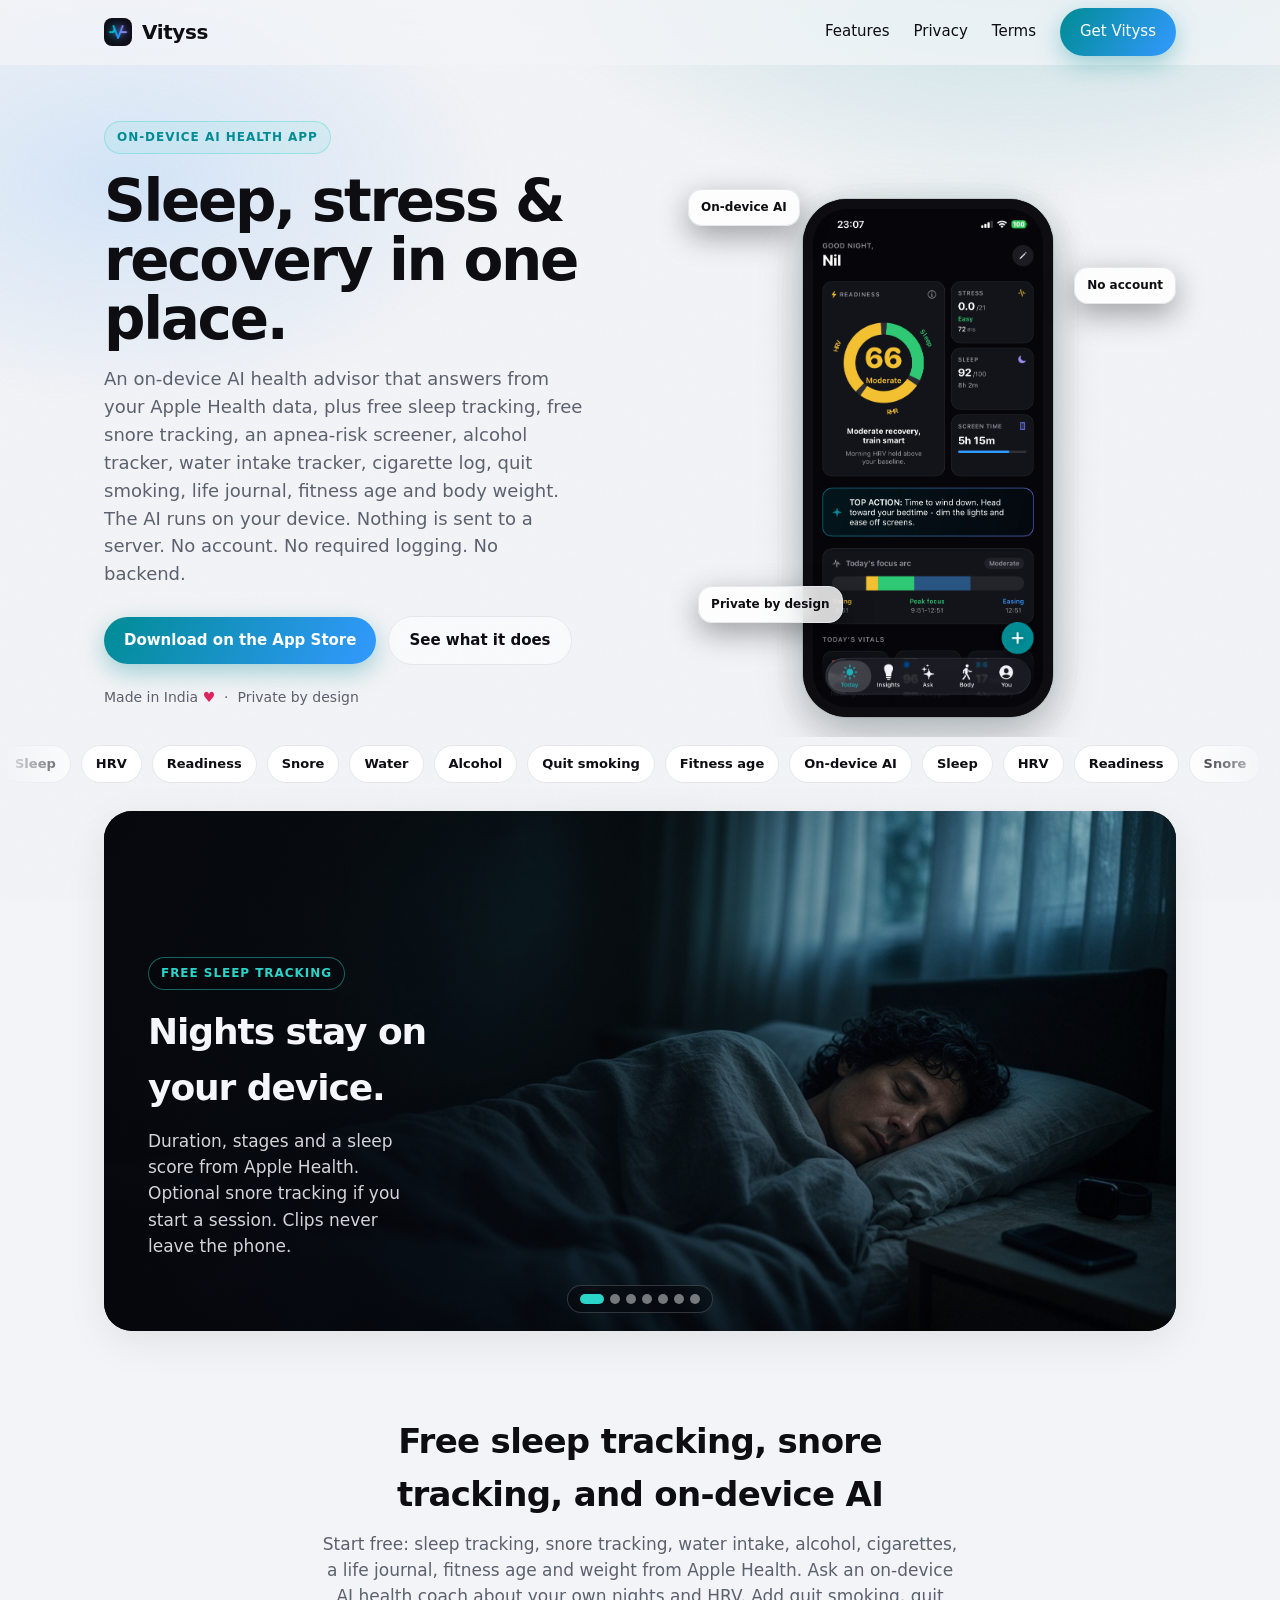
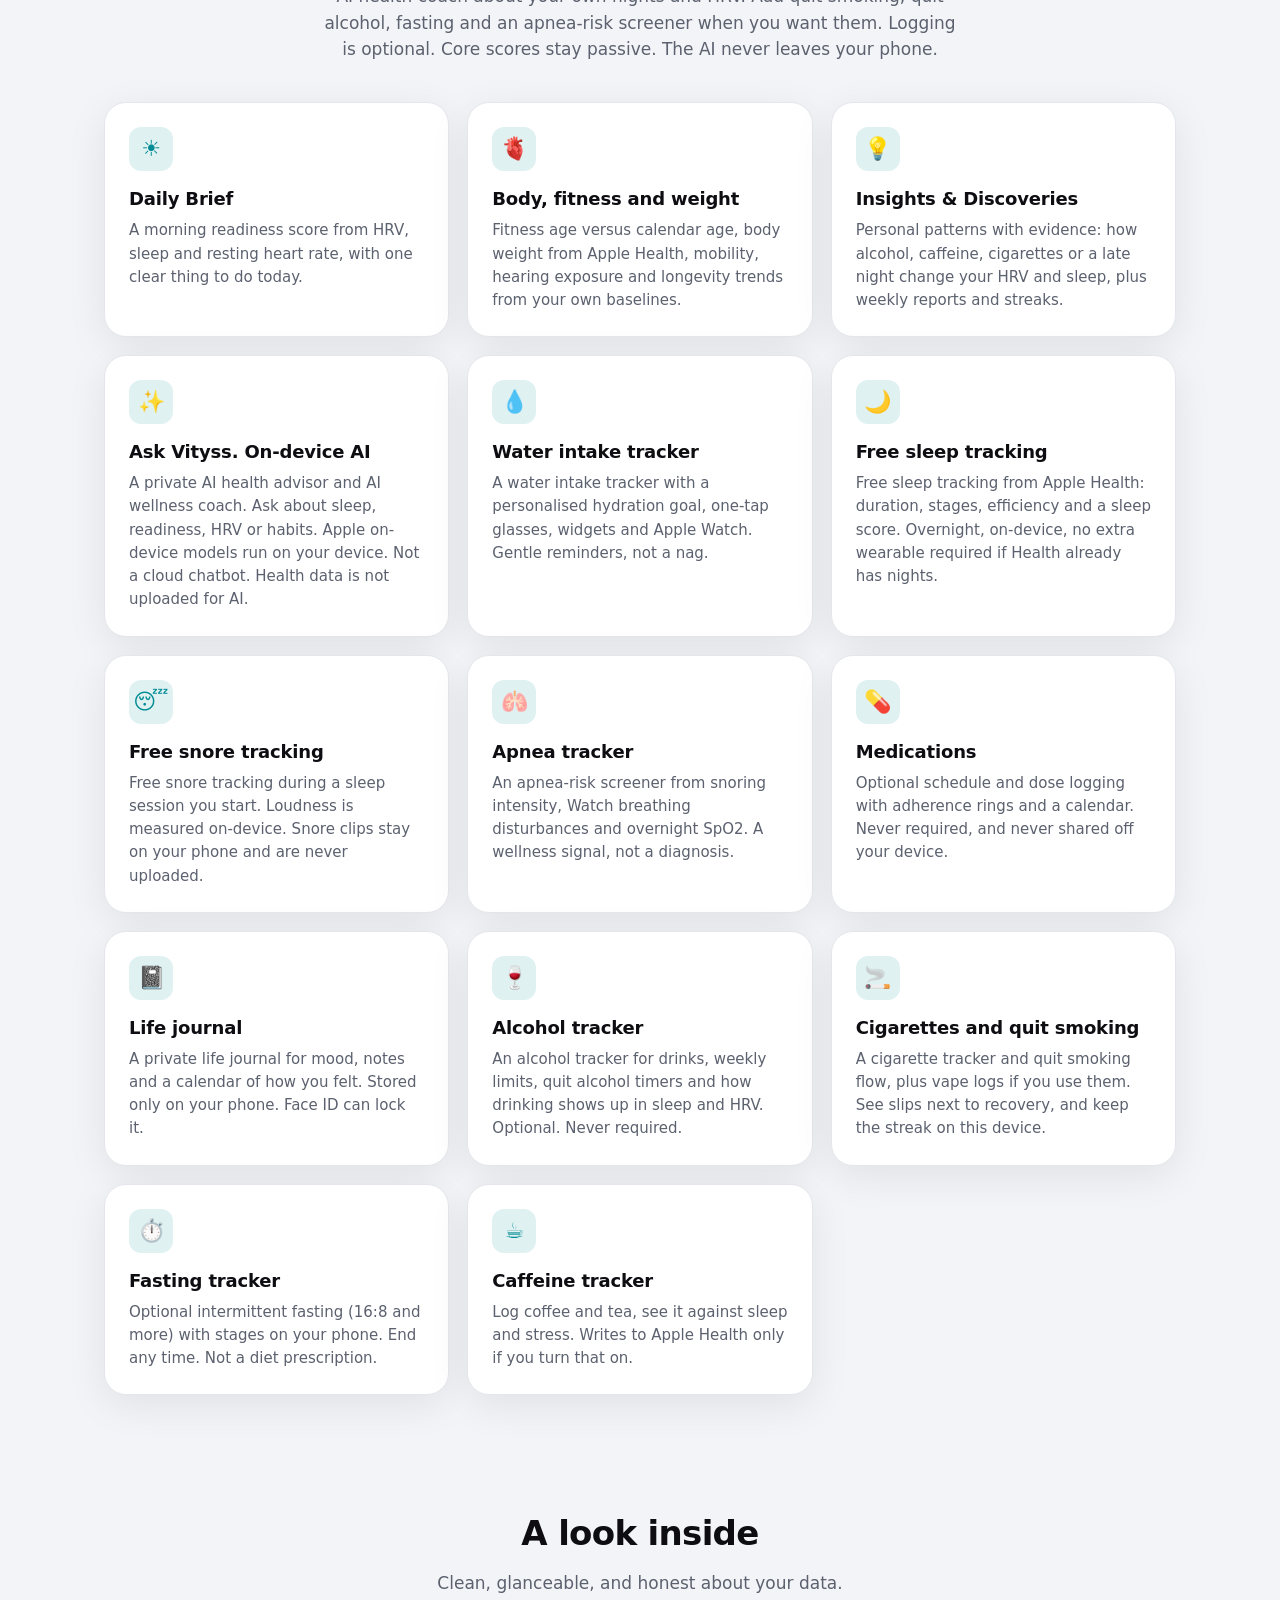
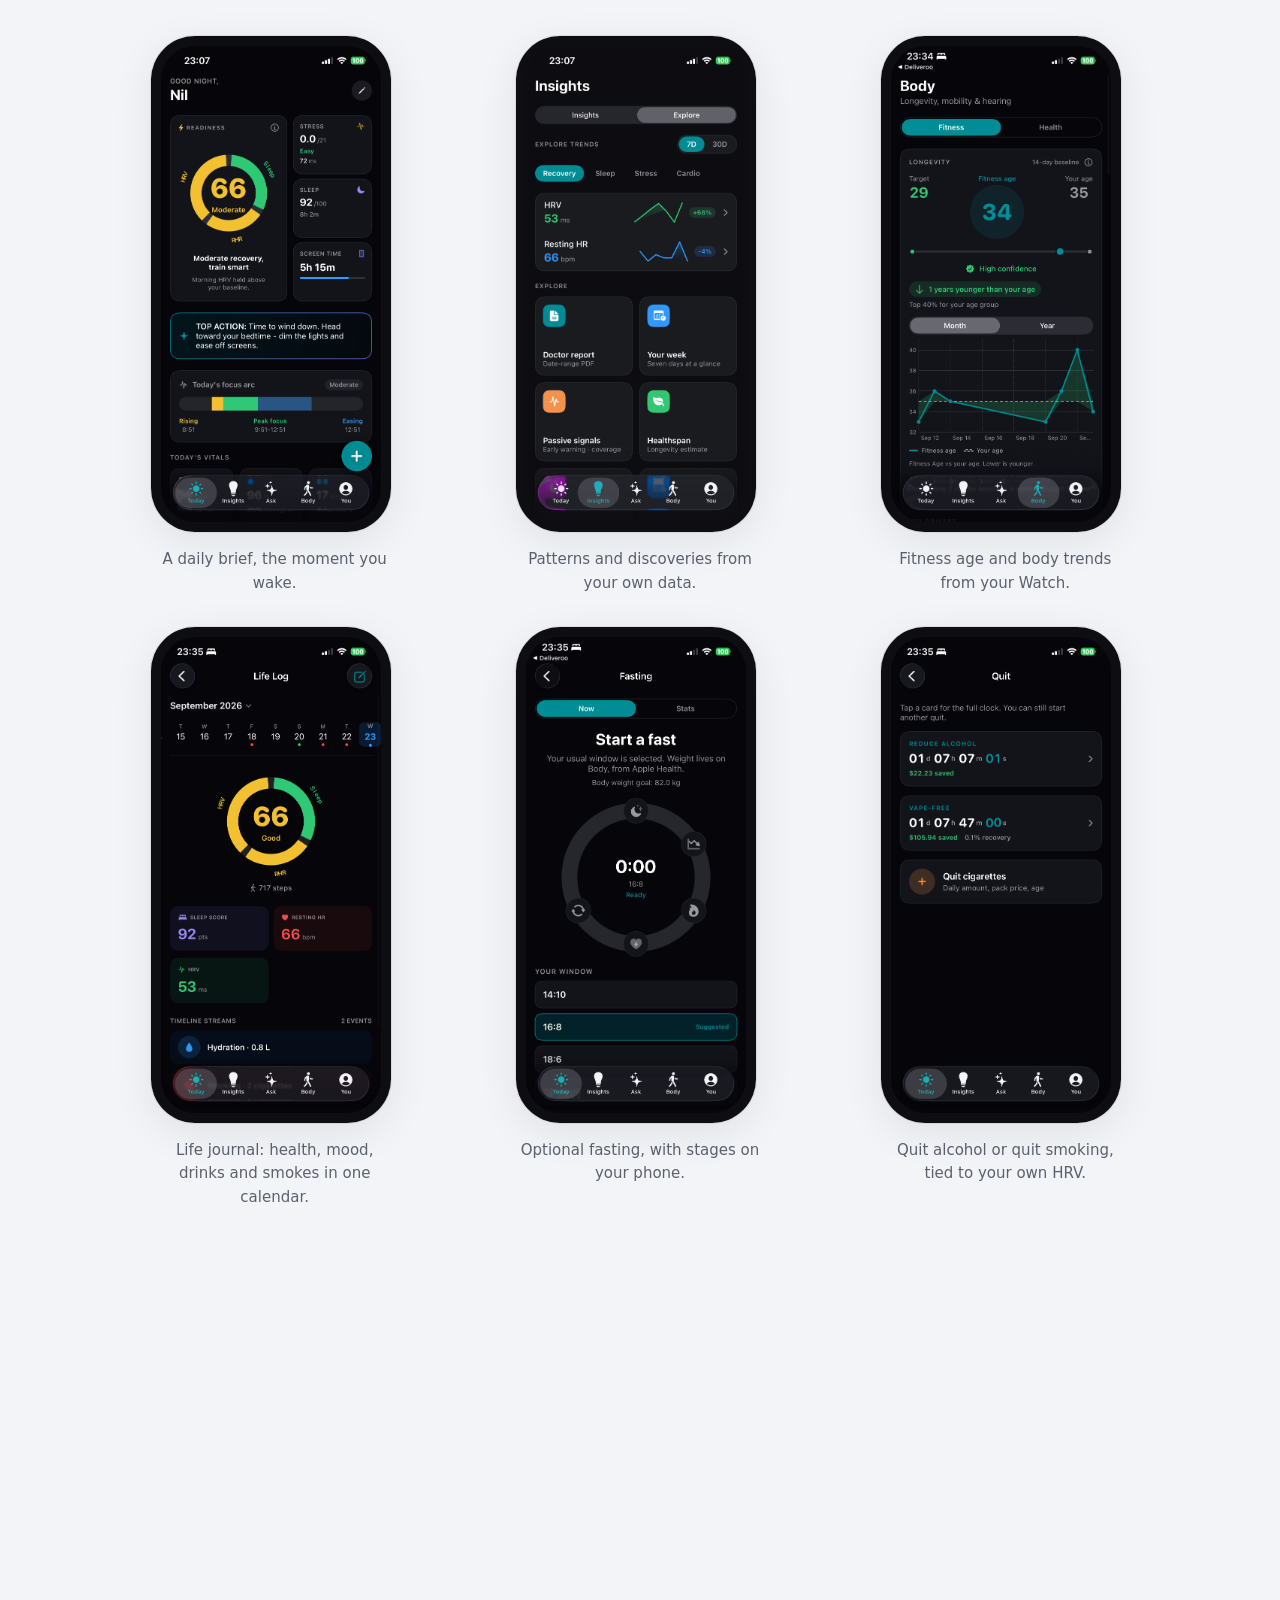
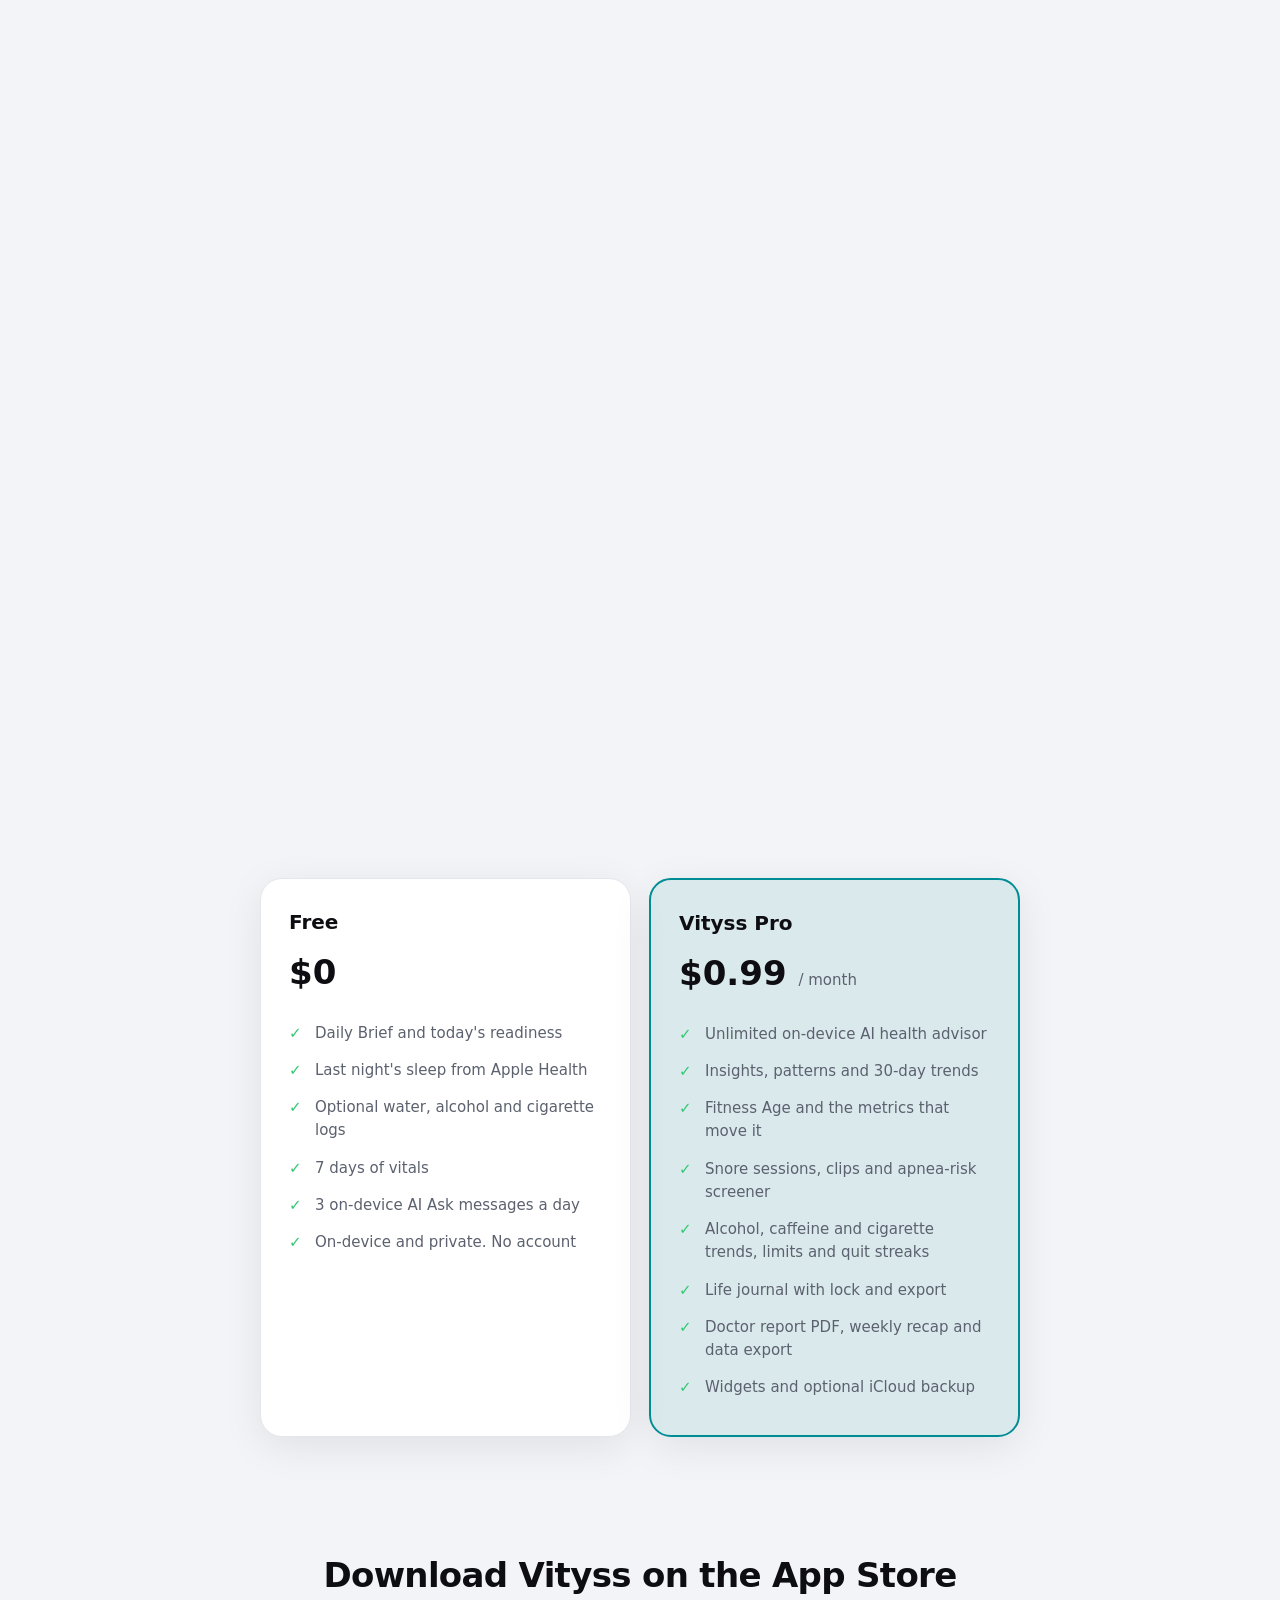
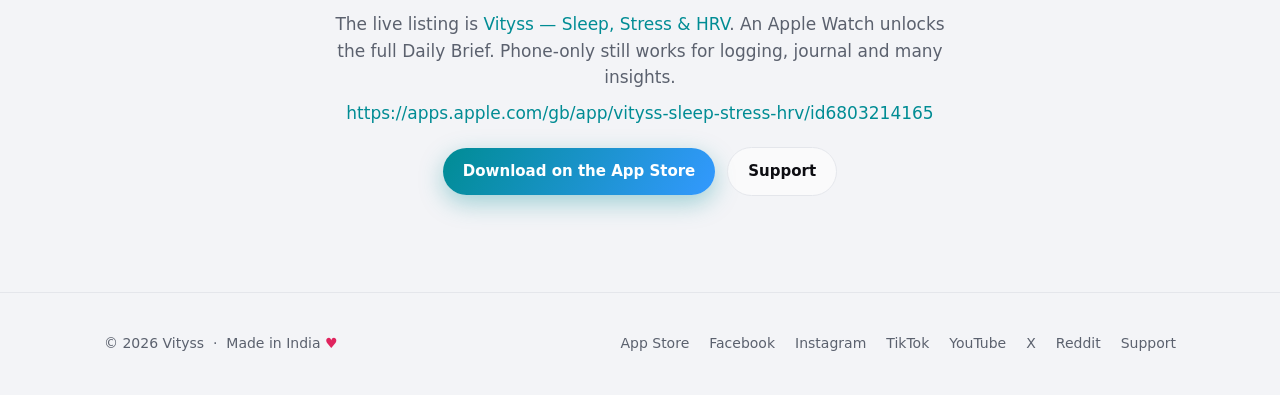
<file: index.html>
<!DOCTYPE html>
<html lang="en">
<head>
  <meta charset="UTF-8">
  <meta name="viewport" content="width=device-width, initial-scale=1">
  <meta name="color-scheme" content="light dark">
  <meta name="theme-color" media="(prefers-color-scheme: light)" content="#f3f4f7">
  <meta name="theme-color" media="(prefers-color-scheme: dark)" content="#07080d">
  <title>Vityss | On-Device AI Health App. Free Sleep, Snore, Alcohol and Water Tracking</title>
  <meta name="description" content="On-device AI health advisor for iPhone. Ask about your readiness, sleep and HRV without sending data to a server. Also free sleep tracking, free snore tracking, apnea screener, alcohol tracker, water intake, quit smoking and a life journal.">
  <meta name="keywords" content="AI health app, on-device AI, private AI, AI wellness coach, AI health coach, AI health advisor, AI fitness coach, AI sleep coach, AI recovery coach, Apple Intelligence, on-device LLM, local AI, offline AI, private AI chatbot, health AI chatbot, Ask Vityss, AI insights, AI daily brief, Foundation Models, free snore tracking, free sleep tracking, free sleep tracker, snore tracker, snoring tracker iPhone, apnea tracker, sleep apnea screener, apnea risk, alcohol tracker, drink tracker, alcohol log, quit alcohol, water intake tracker, water tracker, hydration tracker, drink water app, cigarette tracker, cigarette log, smoke tracker, quit smoking, quit smoking app, stop smoking, vape log, life journal, health journal, mood journal, daily journal, body fitness, fitness age, body weight tracker, weight tracker Apple Health, Apple Watch health app, Apple Health app, readiness score, recovery app, HRV tracker, resting heart rate, stress tracker, fasting tracker, intermittent fasting app, medication tracker, pill reminder, caffeine tracker, gut journal, bowel tracker, hearing exposure, mobility tracker, VO2, on-device health, private health app, no account health app, Whoop alternative Apple Watch, Oura alternative iPhone, Vityss">
  <meta name="robots" content="index, follow">
  <meta name="googlebot" content="index, follow">
  <meta name="author" content="Vityss">
  <link rel="canonical" href="https://vitysshealth-arch.github.io/">
  <meta property="og:site_name" content="Vityss">
  <meta property="og:title" content="Vityss | On-Device AI Health App. Sleep, Snore, Alcohol, Water">
  <meta property="og:description" content="Private on-device AI health advisor. Free sleep and snore tracking, apnea screener, alcohol tracker, water intake, quit smoking, life journal, fitness age and weight. Data stays on your iPhone.">
  <meta property="og:type" content="website">
  <meta property="og:url" content="https://vitysshealth-arch.github.io/">
  <meta property="og:image" content="https://vitysshealth-arch.github.io/shot-today.png">
  <meta property="og:locale" content="en_GB">
  <meta name="twitter:card" content="summary_large_image">
  <meta name="twitter:title" content="Vityss | On-Device AI Health Coach for iPhone">
  <meta name="twitter:description" content="Ask an on-device AI about your sleep, HRV and readiness. Plus free snore tracking, alcohol, water intake and quit smoking. Nothing sent to a server.">
  <meta name="twitter:image" content="https://vitysshealth-arch.github.io/shot-today.png">
  <link rel="icon" type="image/png" href="favicon-32.png">
  <link rel="apple-touch-icon" href="apple-touch-icon.png">
  <link rel="stylesheet" href="style.css">
  <script type="application/ld+json">
  {
    "@context": "https://schema.org",
    "@type": "SoftwareApplication",
    "name": "Vityss",
    "alternateName": "Vityss — Sleep, Stress &amp; HRV",
    "url": "https://vitysshealth-arch.github.io/",
    "image": "https://vitysshealth-arch.github.io/icon.png",
    "description": "On-device AI health advisor for iPhone. Free sleep tracking, free snore tracking, apnea-risk screener, alcohol tracker, water intake tracker, cigarette log, quit smoking, life journal, fitness age, body weight, HRV and readiness from Apple Health. The AI model runs on your device.",
    "featureList": [
      "Free sleep tracking",
      "Free snore tracking",
      "Apnea-risk screener",
      "Alcohol tracker",
      "Water intake tracker",
      "Cigarette tracker",
      "Quit smoking",
      "Quit alcohol",
      "Life journal",
      "Fitness age and body weight",
      "HRV and readiness score",
      "Medication tracker",
      "Fasting tracker",
      "Caffeine tracker",
      "On-device AI health advisor",
      "Private AI wellness coach"
    ],
    "operatingSystem": "iOS",
    "applicationCategory": "HealthApplication",
    "author": { "@type": "Organization", "name": "Vityss", "url": "https://vitysshealth-arch.github.io/", "sameAs": ["https://www.facebook.com/profile.php?id=61594772753716", "https://www.instagram.com/vityss.health/", "https://www.tiktok.com/@vityss.health", "https://www.youtube.com/channel/UChCu0SUNUqEDSO5PHj0WFRA", "https://x.com/vityssHealth", "https://www.reddit.com/r/vityssHealth/"] },
    "offers": [
      { "@type": "Offer", "name": "Free", "price": "0", "priceCurrency": "USD" },
      { "@type": "Offer", "name": "Vityss Pro monthly", "price": "0.99", "priceCurrency": "USD" }
    ],
    "downloadUrl": "https://apps.apple.com/gb/app/vityss-sleep-stress-hrv/id6803214165",
    "installUrl": "https://apps.apple.com/gb/app/vityss-sleep-stress-hrv/id6803214165"
  }
  </script>
</head>
<body class="home">
  <nav class="nav">
    <div class="wrap">
      <a class="brand" href="index.html"><img class="brand-icon" src="icon.png" alt=""> Vityss</a>
      <div class="nav-links">
        <a href="#features">Features</a>
        <a href="privacy.html">Privacy</a>
        <a href="terms.html">Terms</a>
        <a class="btn" href="https://apps.apple.com/gb/app/vityss-sleep-stress-hrv/id6803214165">Get Vityss</a>
      </div>
    </div>
  </nav>

  <header class="hero">
    <div class="wrap">
      <div class="hero-copy">
        <span class="eyebrow">On-device AI health app</span>
        <h1>Sleep, stress &amp; recovery in one place.</h1>
        <p class="lead">An on-device AI health advisor that answers from your Apple Health data, plus free sleep tracking, free snore tracking, an apnea-risk screener, alcohol tracker, water intake tracker, cigarette log, quit smoking, life journal, fitness age and body weight. The AI runs on your device. Nothing is sent to a server. No account. No required logging. No backend.</p>
        <div class="cta-row">
          <a class="btn" href="https://apps.apple.com/gb/app/vityss-sleep-stress-hrv/id6803214165">Download on the App Store</a>
          <a class="btn ghost" href="#features">See what it does</a>
        </div>
        <p class="made">Made in India <span class="heart">&hearts;</span> &nbsp;·&nbsp; Private by design</p>
      </div>

      <div class="hero-stage">
        <span class="float-chip chip-a">On-device AI</span>
        <span class="float-chip chip-b">No account</span>
        <span class="float-chip chip-c">Private by design</span>
        <div class="phone-fan" id="phoneFan">
          <div class="device fan-left">
            <img src="shot-body.png" alt="Fitness age and body trends in Vityss">
          </div>
          <div class="device fan-right">
            <img src="shot-insights.png" alt="Vityss Insights. Trends and healthspan">
          </div>
          <div class="device fan-front hero-phone">
            <img src="shot-today.png" alt="Free sleep tracking and readiness score in the Vityss Daily Brief">
          </div>
        </div>
      </div>
    </div>
  </header>

  <div class="pills" aria-hidden="true">
    <div class="pills-track">
      <span>Sleep</span><span>HRV</span><span>Readiness</span><span>Snore</span><span>Water</span><span>Alcohol</span><span>Quit smoking</span><span>Fitness age</span><span>On-device AI</span>
      <span>Sleep</span><span>HRV</span><span>Readiness</span><span>Snore</span><span>Water</span><span>Alcohol</span><span>Quit smoking</span><span>Fitness age</span><span>On-device AI</span>
    </div>
  </div>

  <section class="stories" id="sleep" aria-roledescription="carousel">
    <div class="wrap">
    <div class="stories-viewport">
      <div class="stories-track" id="storiesTrack">
        <article class="story">
          <img src="scene-sleep.jpg" alt="A person asleep in a dim, calm bedroom at night">
          <div class="story-copy">
            <span class="eyebrow">Free sleep tracking</span>
            <h2>Nights stay on your device.</h2>
            <p>Duration, stages and a sleep score from Apple Health. Optional snore tracking if you start a session. Clips never leave the phone.</p>
          </div>
        </article>
        <article class="story">
          <img src="scene-snore.jpg" alt="A quiet night bedroom with a phone on the nightstand">
          <div class="story-copy">
            <span class="eyebrow">Free snore tracking</span>
            <h2>Snore sessions stay private.</h2>
            <p>Loudness is measured on-device during a sleep session you start. Confirmed clips stay on this device and are never uploaded.</p>
          </div>
        </article>
        <article class="story">
          <img src="scene-water.jpg" alt="A glass of water on a table in soft teal morning light">
          <div class="story-copy">
            <span class="eyebrow">Water intake tracker</span>
            <h2>Hydration, on your terms.</h2>
            <p>A personalised water goal, one-tap glasses, widgets and Apple Watch. Gentle reminders, not a nag.</p>
          </div>
        </article>
        <article class="story">
          <img src="scene-drink.jpg" alt="A single glass of wine on a table at night">
          <div class="story-copy">
            <span class="eyebrow">Alcohol tracker</span>
            <h2>See drinks next to sleep and HRV.</h2>
            <p>Optional logs, weekly limits and quit alcohol timers. Never required. Never shared off your device.</p>
          </div>
        </article>
        <article class="story">
          <img src="scene-quit.jpg" alt="A person breathing fresh morning air at an open window">
          <div class="story-copy">
            <span class="eyebrow">Quit smoking</span>
            <h2>A quit streak on this device.</h2>
            <p>Cigarette and vape logs if you use them, plus a quit smoking flow. See slips next to recovery. Optional. Never required.</p>
          </div>
        </article>
        <article class="story">
          <img src="scene-body.jpg" alt="A person walking at dawn with a watch on their wrist">
          <div class="story-copy">
            <span class="eyebrow">Body and fitness</span>
            <h2>Fitness age from your own baselines.</h2>
            <p>Fitness age versus calendar age, body weight from Apple Health, mobility and hearing exposure. Honest about what was measured.</p>
          </div>
        </article>
        <article class="story">
          <img src="scene-journal.jpg" alt="A quiet desk with a private journal and a lamp">
          <div class="story-copy">
            <span class="eyebrow">Life journal</span>
            <h2>A private journal on this device.</h2>
            <p>Mood, notes and a calendar of how you felt. Stored only on your phone. Face ID can lock it.</p>
          </div>
        </article>
      </div>
      <div class="stories-dots" id="storiesDots" role="tablist" aria-label="Feature stories"></div>
    </div>
    </div>
  </section>

  <section id="features">
    <div class="wrap">
      <div class="section-head">
        <h2>Free sleep tracking, snore tracking, and on-device AI</h2>
        <p>Start free: sleep tracking, snore tracking, water intake, alcohol, cigarettes, a life journal, fitness age and weight from Apple Health. Ask an on-device AI health coach about your own nights and HRV. Add quit smoking, quit alcohol, fasting and an apnea-risk screener when you want them. Logging is optional. Core scores stay passive. The AI never leaves your phone.</p>
      </div>
      <div class="grid">
        <div class="card">
          <div class="ico">☀️</div>
          <h3>Daily Brief</h3>
          <p>A morning readiness score from HRV, sleep and resting heart rate, with one clear thing to do today.</p>
        </div>
        <div class="card">
          <div class="ico">🫀</div>
          <h3>Body, fitness and weight</h3>
          <p>Fitness age versus calendar age, body weight from Apple Health, mobility, hearing exposure and longevity trends from your own baselines.</p>
        </div>
        <div class="card">
          <div class="ico">💡</div>
          <h3>Insights &amp; Discoveries</h3>
          <p>Personal patterns with evidence: how alcohol, caffeine, cigarettes or a late night change your HRV and sleep, plus weekly reports and streaks.</p>
        </div>
        <div class="card">
          <div class="ico">✨</div>
          <h3>Ask Vityss. On-device AI</h3>
          <p>A private AI health advisor and AI wellness coach. Ask about sleep, readiness, HRV or habits. Apple on-device models run on your device. Not a cloud chatbot. Health data is not uploaded for AI.</p>
        </div>
        <div class="card">
          <div class="ico">💧</div>
          <h3>Water intake tracker</h3>
          <p>A water intake tracker with a personalised hydration goal, one-tap glasses, widgets and Apple Watch. Gentle reminders, not a nag.</p>
        </div>
        <div class="card">
          <div class="ico">🌙</div>
          <h3>Free sleep tracking</h3>
          <p>Free sleep tracking from Apple Health: duration, stages, efficiency and a sleep score. Overnight, on-device, no extra wearable required if Health already has nights.</p>
        </div>
        <div class="card">
          <div class="ico">😴</div>
          <h3>Free snore tracking</h3>
          <p>Free snore tracking during a sleep session you start. Loudness is measured on-device. Snore clips stay on your phone and are never uploaded.</p>
        </div>
        <div class="card">
          <div class="ico">🫁</div>
          <h3>Apnea tracker</h3>
          <p>An apnea-risk screener from snoring intensity, Watch breathing disturbances and overnight SpO2. A wellness signal, not a diagnosis.</p>
        </div>
        <div class="card">
          <div class="ico">💊</div>
          <h3>Medications</h3>
          <p>Optional schedule and dose logging with adherence rings and a calendar. Never required, and never shared off your device.</p>
        </div>
        <div class="card">
          <div class="ico">📓</div>
          <h3>Life journal</h3>
          <p>A private life journal for mood, notes and a calendar of how you felt. Stored only on your phone. Face ID can lock it.</p>
        </div>
        <div class="card">
          <div class="ico">🍷</div>
          <h3>Alcohol tracker</h3>
          <p>An alcohol tracker for drinks, weekly limits, quit alcohol timers and how drinking shows up in sleep and HRV. Optional. Never required.</p>
        </div>
        <div class="card">
          <div class="ico">🚬</div>
          <h3>Cigarettes and quit smoking</h3>
          <p>A cigarette tracker and quit smoking flow, plus vape logs if you use them. See slips next to recovery, and keep the streak on this device.</p>
        </div>
        <div class="card">
          <div class="ico">⏱️</div>
          <h3>Fasting tracker</h3>
          <p>Optional intermittent fasting (16:8 and more) with stages on your phone. End any time. Not a diet prescription.</p>
        </div>
        <div class="card">
          <div class="ico">☕</div>
          <h3>Caffeine tracker</h3>
          <p>Log coffee and tea, see it against sleep and stress. Writes to Apple Health only if you turn that on.</p>
        </div>
      </div>
    </div>
  </section>

  <section id="screens">
    <div class="wrap">
      <div class="section-head">
        <h2>A look inside</h2>
        <p>Clean, glanceable, and honest about your data.</p>
      </div>
      <div class="shots">
        <figure class="shot">
          <div class="device"><img src="shot-today.png" alt="Free sleep tracking and daily readiness in Vityss"></div>
          <figcaption>A daily brief, the moment you wake.</figcaption>
        </figure>
        <figure class="shot">
          <div class="device"><img src="shot-insights.png" alt="Vityss Insights. Trends, doctor report and healthspan"></div>
          <figcaption>Patterns and discoveries from your own data.</figcaption>
        </figure>
        <figure class="shot">
          <div class="device"><img src="shot-body.png" alt="Body fitness age and weight trends in Vityss"></div>
          <figcaption>Fitness age and body trends from your Watch.</figcaption>
        </figure>
        <figure class="shot">
          <div class="device"><img src="shot-journal.png" alt="Life journal and health calendar in Vityss"></div>
          <figcaption>Life journal: health, mood, drinks and smokes in one calendar.</figcaption>
        </figure>
        <figure class="shot">
          <div class="device"><img src="shot-fasting.png" alt="Vityss Fasting. Start a 16:8 fast"></div>
          <figcaption>Optional fasting, with stages on your phone.</figcaption>
        </figure>
        <figure class="shot">
          <div class="device"><img src="shot-quit.png" alt="Quit alcohol and quit smoking recovery tracker in Vityss"></div>
          <figcaption>Quit alcohol or quit smoking, tied to your own HRV.</figcaption>
        </figure>
      </div>
    </div>
  </section>

  <section id="ai">
    <div class="wrap">
      <div class="band">
        <h2>Private on-device AI. Not a cloud chatbot.</h2>
        <p>Most AI health apps send prompts to a cloud. Vityss Ask is an on-device AI health advisor and AI wellness coach. It uses Apple Foundation Models on your device, grounded in your Apple Health and logs. No account for AI. No prompt history on our servers. We have no servers for your health. Unlimited Ask conversations are part of Vityss Pro. Wellness insights only, not medical advice.</p>
      </div>
    </div>
  </section>

  <section id="privacy">
    <div class="wrap">
      <div class="band">
        <h2>Private by design</h2>
        <p>Vityss reads Apple Health read-only and computes your scores on your device and Apple Watch. Your health data, audio and location never leave your device. The only thing sent off-device is optional, anonymised crash and usage diagnostics. Never your health data, name, scores, audio or location.</p>
        <p class="disclaimer">Vityss offers wellness insights, not medical advice. Its scores are not a diagnosis and should not be treated as final. Always consult a doctor about your health.</p>
      </div>
    </div>
  </section>

  <section id="pricing">
    <div class="wrap">
      <div class="section-head">
        <h2>Free to start. Pro from $0.99 a month.</h2>
        <p>Daily Brief, last night's sleep and optional logging stay free. Vityss Pro unlocks the deep end. Price is shown in your App Store currency before you pay.</p>
      </div>
      <div class="plans">
        <div class="plan">
          <h3>Free</h3>
          <div class="price">$0</div>
          <ul>
            <li>Daily Brief and today's readiness</li>
            <li>Last night's sleep from Apple Health</li>
            <li>Optional water, alcohol and cigarette logs</li>
            <li>7 days of vitals</li>
            <li>3 on-device AI Ask messages a day</li>
            <li>On-device and private. No account</li>
          </ul>
        </div>
        <div class="plan pro">
          <h3>Vityss Pro</h3>
          <div class="price">$0.99 <small>/ month</small></div>
          <ul>
            <li>Unlimited on-device AI health advisor</li>
            <li>Insights, patterns and 30-day trends</li>
            <li>Fitness Age and the metrics that move it</li>
            <li>Snore sessions, clips and apnea-risk screener</li>
            <li>Alcohol, caffeine and cigarette trends, limits and quit streaks</li>
            <li>Life journal with lock and export</li>
            <li>Doctor report PDF, weekly recap and data export</li>
            <li>Widgets and optional iCloud backup</li>
          </ul>
        </div>
      </div>
    </div>
  </section>

  <section id="download">
    <div class="wrap">
      <div class="section-head">
        <h2>Download Vityss on the App Store</h2>
        <p>The live listing is <a href="https://apps.apple.com/gb/app/vityss-sleep-stress-hrv/id6803214165">Vityss — Sleep, Stress &amp; HRV</a>. An Apple Watch unlocks the full Daily Brief. Phone-only still works for logging, journal and many insights.</p>
        <p class="store-url"><a href="https://apps.apple.com/gb/app/vityss-sleep-stress-hrv/id6803214165">https://apps.apple.com/gb/app/vityss-sleep-stress-hrv/id6803214165</a></p>
        <div class="cta-row" style="justify-content:center; margin-top:20px;">
          <a class="btn" href="https://apps.apple.com/gb/app/vityss-sleep-stress-hrv/id6803214165">Download on the App Store</a>
          <a class="btn ghost" href="mailto:vityss.health@gmail.com">Support</a>
        </div>
      </div>
    </div>
  </section>

  <footer>
    <div class="wrap">
      <div>© <span id="year"></span> Vityss &nbsp;·&nbsp; Made in India <span style="color:#e0245e">&hearts;</span></div>
      <div class="foot-links">
        <a href="https://apps.apple.com/gb/app/vityss-sleep-stress-hrv/id6803214165">App Store</a>
        <a href="https://www.facebook.com/profile.php?id=61594772753716">Facebook</a>
        <a href="https://www.instagram.com/vityss.health/">Instagram</a>
        <a href="https://www.tiktok.com/@vityss.health">TikTok</a>
        <a href="https://www.youtube.com/channel/UChCu0SUNUqEDSO5PHj0WFRA">YouTube</a>
        <a href="https://x.com/vityssHealth">X</a>
        <a href="https://www.reddit.com/r/vityssHealth/">Reddit</a>
        <a href="mailto:vityss.health@gmail.com">Support</a>
      </div>
    </div>
  </footer>

  <script>
    document.getElementById("year").textContent = new Date().getFullYear();
    var reduce = window.matchMedia("(prefers-reduced-motion: reduce)").matches;
    if (!reduce && "IntersectionObserver" in window) {
      var io = new IntersectionObserver(function (entries) {
        entries.forEach(function (entry) {
          if (entry.isIntersecting) {
            entry.target.classList.add("in");
            io.unobserve(entry.target);
          }
        });
      }, { threshold: 0.12, rootMargin: "0px 0px -8% 0px" });
      document.querySelectorAll(".card, .shot, .plan, .section-head, .band").forEach(function (el, i) {
        el.classList.add("reveal");
        el.style.transitionDelay = (i % 6) * 60 + "ms";
        io.observe(el);
      });
    }
    var nav = document.querySelector(".nav");
    window.addEventListener("scroll", function () {
      nav.classList.toggle("scrolled", window.scrollY > 8);
    }, { passive: true });
    var fan = document.getElementById("phoneFan");
    if (fan && !reduce) {
      var stage = fan.parentElement;
      stage.addEventListener("mousemove", function (e) {
        var r = stage.getBoundingClientRect();
        var x = ((e.clientX - r.left) / r.width - 0.5) * 14;
        var y = ((e.clientY - r.top) / r.height - 0.5) * -10;
        fan.style.transform = "rotateY(" + x + "deg) rotateX(" + y + "deg)";
      });
      stage.addEventListener("mouseleave", function () {
        fan.style.transform = "";
      });
    }
    (function () {
      var viewport = document.querySelector(".stories-viewport");
      var track = document.getElementById("storiesTrack");
      var dotsWrap = document.getElementById("storiesDots");
      if (!viewport || !track || !dotsWrap) return;
      var slides = track.querySelectorAll(".story");
      var i = 0;
      var timer = null;
      slides.forEach(function (_, idx) {
        var b = document.createElement("button");
        b.type = "button";
        b.setAttribute("aria-label", "Show story " + (idx + 1));
        b.addEventListener("click", function () { go(idx); restart(); });
        dotsWrap.appendChild(b);
      });
      function go(n) {
        i = (n + slides.length) % slides.length;
        var w = viewport.clientWidth;
        track.style.transform = "translate3d(" + (-i * w) + "px,0,0)";
        dotsWrap.querySelectorAll("button").forEach(function (b, idx) {
          b.classList.toggle("on", idx === i);
        });
      }
      function restart() {
        clearInterval(timer);
        timer = setInterval(function () { go(i + 1); }, 4500);
      }
      go(0);
      restart();
      window.addEventListener("resize", function () { go(i); });
      document.addEventListener("visibilitychange", function () {
        if (document.hidden) clearInterval(timer);
        else restart();
      });
    })();
  </script>
</body>
</html>
</file>
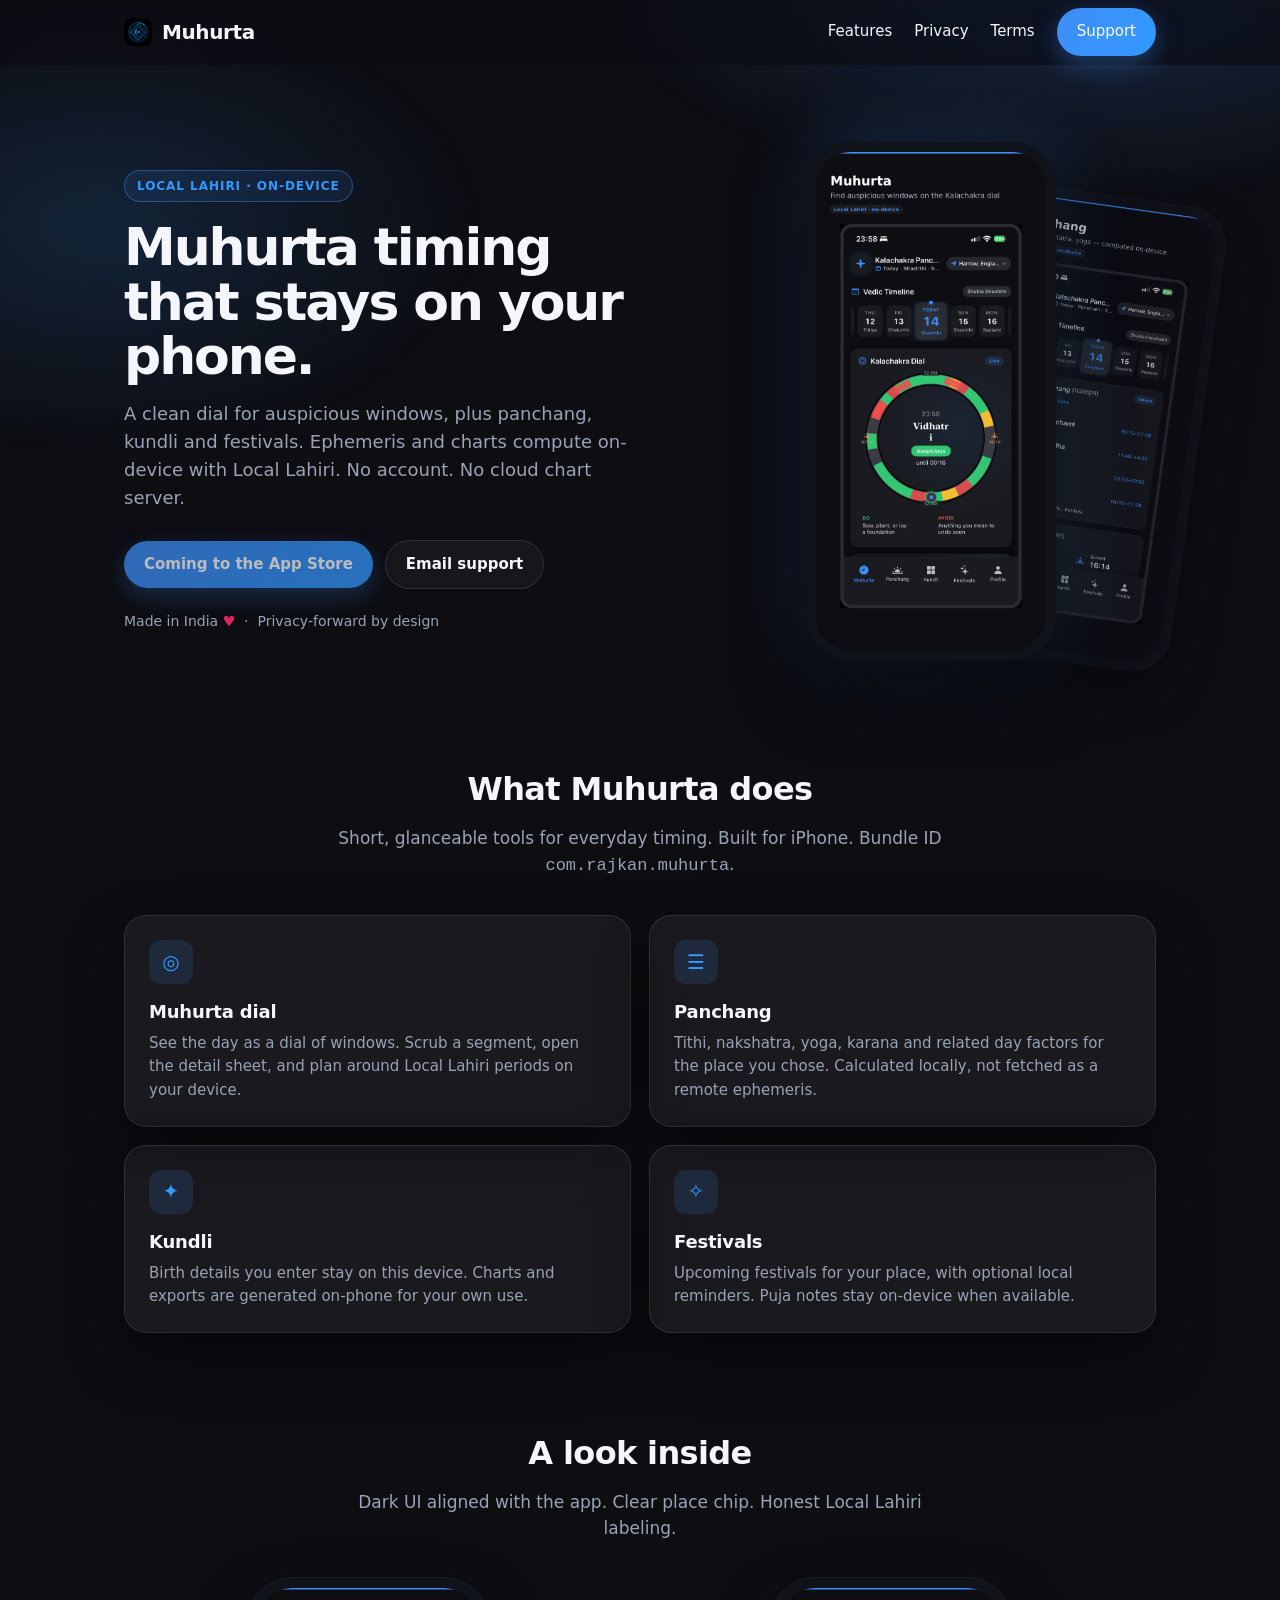
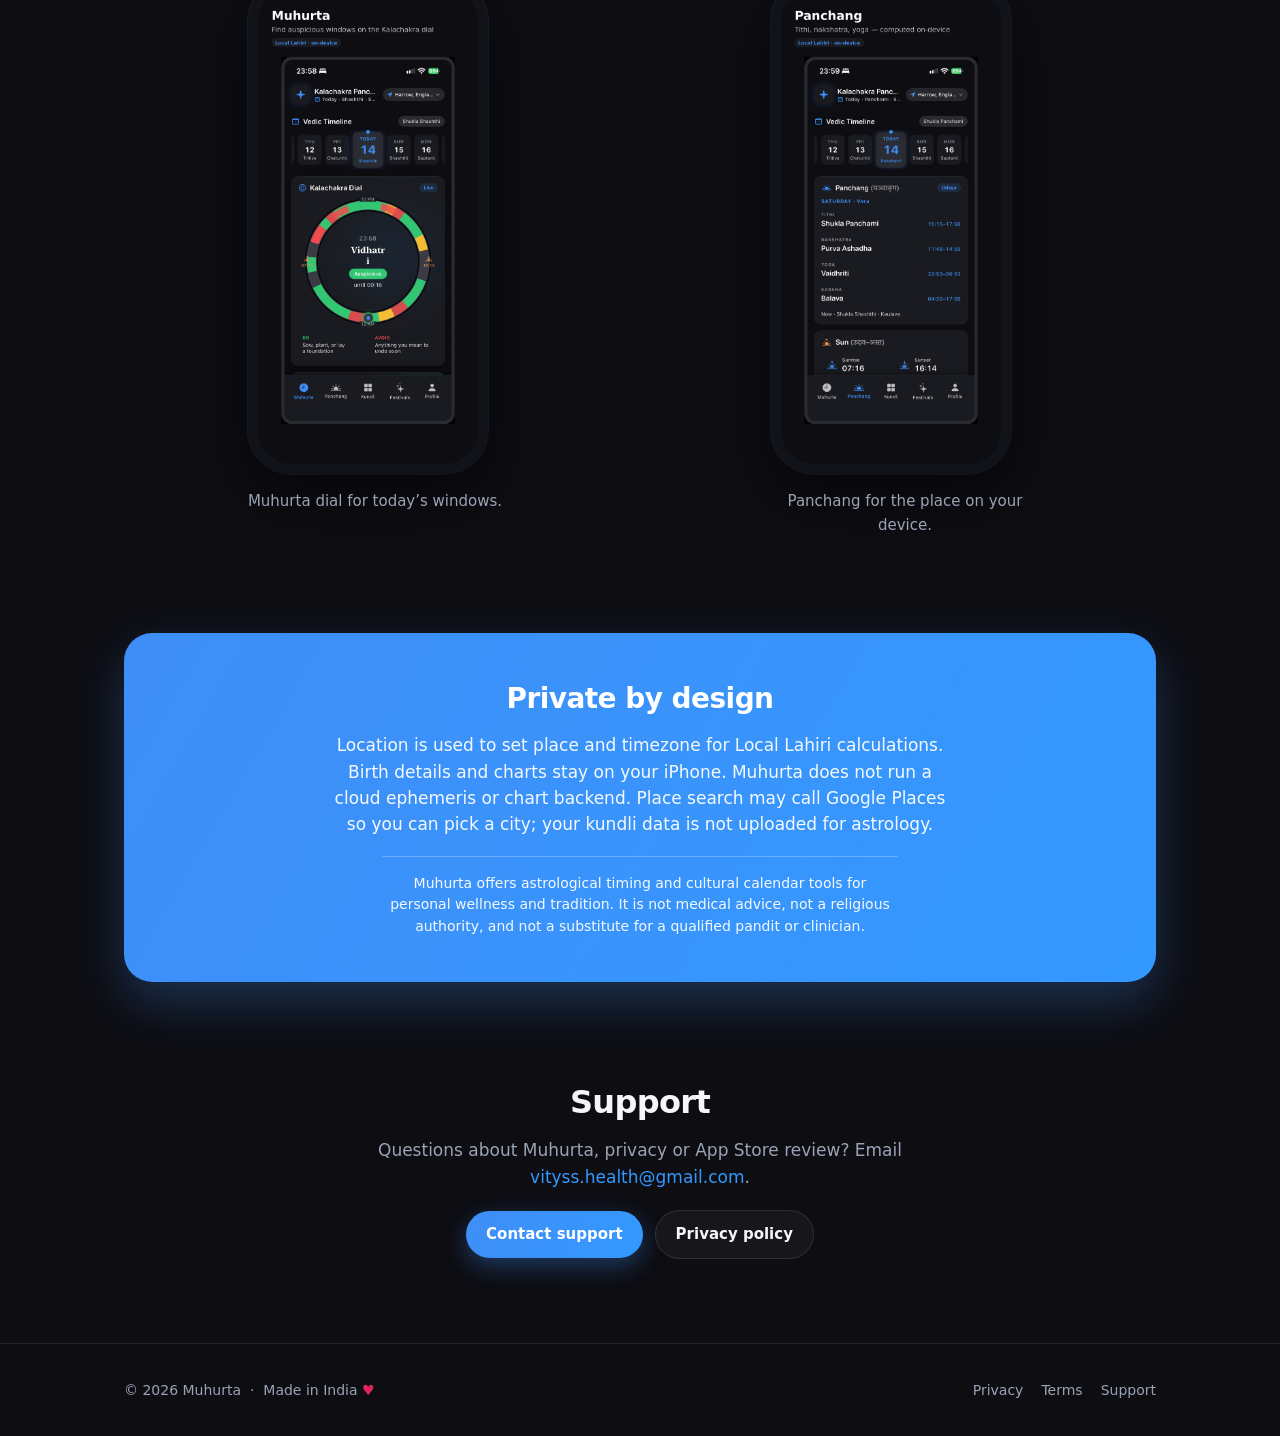
<file: muhurta/index.html>
<!DOCTYPE html>
<html lang="en">
<head>
  <meta charset="UTF-8">
  <meta name="viewport" content="width=device-width, initial-scale=1">
  <meta name="color-scheme" content="dark">
  <meta name="theme-color" content="#0D0D12">
  <title>Muhurta | Local Lahiri on-device muhurta, panchang &amp; kundli</title>
  <meta name="description" content="Muhurta is a privacy-forward iPhone app for Local Lahiri on-device muhurta timing, panchang, kundli and festivals. Made in India. Support: vityss.health@gmail.com">
  <meta name="robots" content="index, follow">
  <meta name="author" content="Muhurta">
  <base href="/muhurta/">
  <link rel="canonical" href="https://vitysshealth-arch.github.io/muhurta/">
  <meta property="og:site_name" content="Muhurta">
  <meta property="og:title" content="Muhurta | On-device Local Lahiri timing">
  <meta property="og:description" content="Local Lahiri muhurta dial, panchang, kundli and festivals on your iPhone. Calculations stay on device.">
  <meta property="og:type" content="website">
  <meta property="og:url" content="https://vitysshealth-arch.github.io/muhurta/">
  <meta property="og:image" content="https://vitysshealth-arch.github.io/muhurta/shot-muhurta.png">
  <meta name="twitter:card" content="summary_large_image">
  <link rel="icon" type="image/png" href="favicon-32.png">
  <link rel="apple-touch-icon" href="apple-touch-icon.png">
  <link rel="stylesheet" href="style.css">
  <script type="application/ld+json">
  {
    "@context": "https://schema.org",
    "@type": "SoftwareApplication",
    "name": "Muhurta",
    "url": "https://vitysshealth-arch.github.io/muhurta/",
    "image": "https://vitysshealth-arch.github.io/muhurta/icon.png",
    "description": "Local Lahiri on-device muhurta dial, panchang, kundli and festivals for iPhone. Privacy-forward. Made in India.",
    "operatingSystem": "iOS",
    "applicationCategory": "LifestyleApplication",
    "author": { "@type": "Organization", "name": "Muhurta", "email": "vityss.health@gmail.com" },
    "offers": { "@type": "Offer", "name": "Coming to the App Store", "price": "0", "priceCurrency": "USD", "availability": "https://schema.org/PreOrder" }
  }
  </script>
</head>
<body class="home">
  <nav class="nav">
    <div class="wrap">
      <a class="brand" href="index.html"><img class="brand-icon" src="icon.png" alt=""> Muhurta</a>
      <div class="nav-links">
        <a class="nav-keep" href="#features">Features</a>
        <a class="nav-keep" href="privacy.html">Privacy</a>
        <a class="nav-keep" href="terms.html">Terms</a>
        <a class="btn" href="mailto:vityss.health@gmail.com">Support</a>
      </div>
    </div>
  </nav>

  <header class="hero">
    <div class="wrap">
      <div class="hero-copy">
        <span class="eyebrow">Local Lahiri · on-device</span>
        <h1>Muhurta timing that stays on your phone.</h1>
        <p class="lead">A clean dial for auspicious windows, plus panchang, kundli and festivals. Ephemeris and charts compute on-device with Local Lahiri. No account. No cloud chart server.</p>
        <div class="cta-row">
          <span class="btn disabled" aria-disabled="true">Coming to the App Store</span>
          <a class="btn ghost" href="mailto:vityss.health@gmail.com">Email support</a>
        </div>
        <p class="made">Made in India <span class="heart">&hearts;</span> &nbsp;·&nbsp; Privacy-forward by design</p>
      </div>

      <div class="hero-stage" aria-hidden="false">
        <div class="phone-pair">
          <div class="device back">
            <img src="shot-panchang.png" alt="Panchang day view in Muhurta">
          </div>
          <div class="device front">
            <img src="shot-muhurta.png" alt="Muhurta dial on iPhone">
          </div>
        </div>
      </div>
    </div>
  </header>

  <section id="features">
    <div class="wrap">
      <div class="section-head">
        <h2>What Muhurta does</h2>
        <p>Short, glanceable tools for everyday timing. Built for iPhone. Bundle ID <code>com.rajkan.muhurta</code>.</p>
      </div>
      <div class="grid">
        <div class="card">
          <div class="ico">◎</div>
          <h3>Muhurta dial</h3>
          <p>See the day as a dial of windows. Scrub a segment, open the detail sheet, and plan around Local Lahiri periods on your device.</p>
        </div>
        <div class="card">
          <div class="ico">☰</div>
          <h3>Panchang</h3>
          <p>Tithi, nakshatra, yoga, karana and related day factors for the place you chose. Calculated locally, not fetched as a remote ephemeris.</p>
        </div>
        <div class="card">
          <div class="ico">✦</div>
          <h3>Kundli</h3>
          <p>Birth details you enter stay on this device. Charts and exports are generated on-phone for your own use.</p>
        </div>
        <div class="card">
          <div class="ico">✧</div>
          <h3>Festivals</h3>
          <p>Upcoming festivals for your place, with optional local reminders. Puja notes stay on-device when available.</p>
        </div>
      </div>
    </div>
  </section>

  <section id="screens">
    <div class="wrap">
      <div class="section-head">
        <h2>A look inside</h2>
        <p>Dark UI aligned with the app. Clear place chip. Honest Local Lahiri labeling.</p>
      </div>
      <div class="shots">
        <figure class="shot">
          <div class="device"><img src="shot-muhurta.png" alt="Muhurta dial screenshot"></div>
          <figcaption>Muhurta dial for today’s windows.</figcaption>
        </figure>
        <figure class="shot">
          <div class="device"><img src="shot-panchang.png" alt="Panchang screenshot"></div>
          <figcaption>Panchang for the place on your device.</figcaption>
        </figure>
      </div>
    </div>
  </section>

  <section id="privacy">
    <div class="wrap">
      <div class="band">
        <h2>Private by design</h2>
        <p>Location is used to set place and timezone for Local Lahiri calculations. Birth details and charts stay on your iPhone. Muhurta does not run a cloud ephemeris or chart backend. Place search may call Google Places so you can pick a city; your kundli data is not uploaded for astrology.</p>
        <p class="disclaimer">Muhurta offers astrological timing and cultural calendar tools for personal wellness and tradition. It is not medical advice, not a religious authority, and not a substitute for a qualified pandit or clinician.</p>
      </div>
    </div>
  </section>

  <section id="support">
    <div class="wrap">
      <div class="section-head">
        <h2>Support</h2>
        <p>Questions about Muhurta, privacy or App Store review? Email <a href="mailto:vityss.health@gmail.com">vityss.health@gmail.com</a>.</p>
        <div class="cta-row" style="justify-content:center; margin-top:20px;">
          <a class="btn" href="mailto:vityss.health@gmail.com">Contact support</a>
          <a class="btn ghost" href="privacy.html">Privacy policy</a>
        </div>
      </div>
    </div>
  </section>

  <footer>
    <div class="wrap">
      <div>© <span id="year"></span> Muhurta &nbsp;·&nbsp; Made in India <span style="color:#e0245e">&hearts;</span></div>
      <div class="foot-links">
        <a href="privacy.html">Privacy</a>
        <a href="terms.html">Terms</a>
        <a href="mailto:vityss.health@gmail.com">Support</a>
      </div>
    </div>
  </footer>

  <script>
    document.getElementById("year").textContent = new Date().getFullYear();
    var nav = document.querySelector(".nav");
    window.addEventListener("scroll", function () {
      nav.classList.toggle("scrolled", window.scrollY > 8);
    }, { passive: true });
  </script>
</body>
</html>
</file>
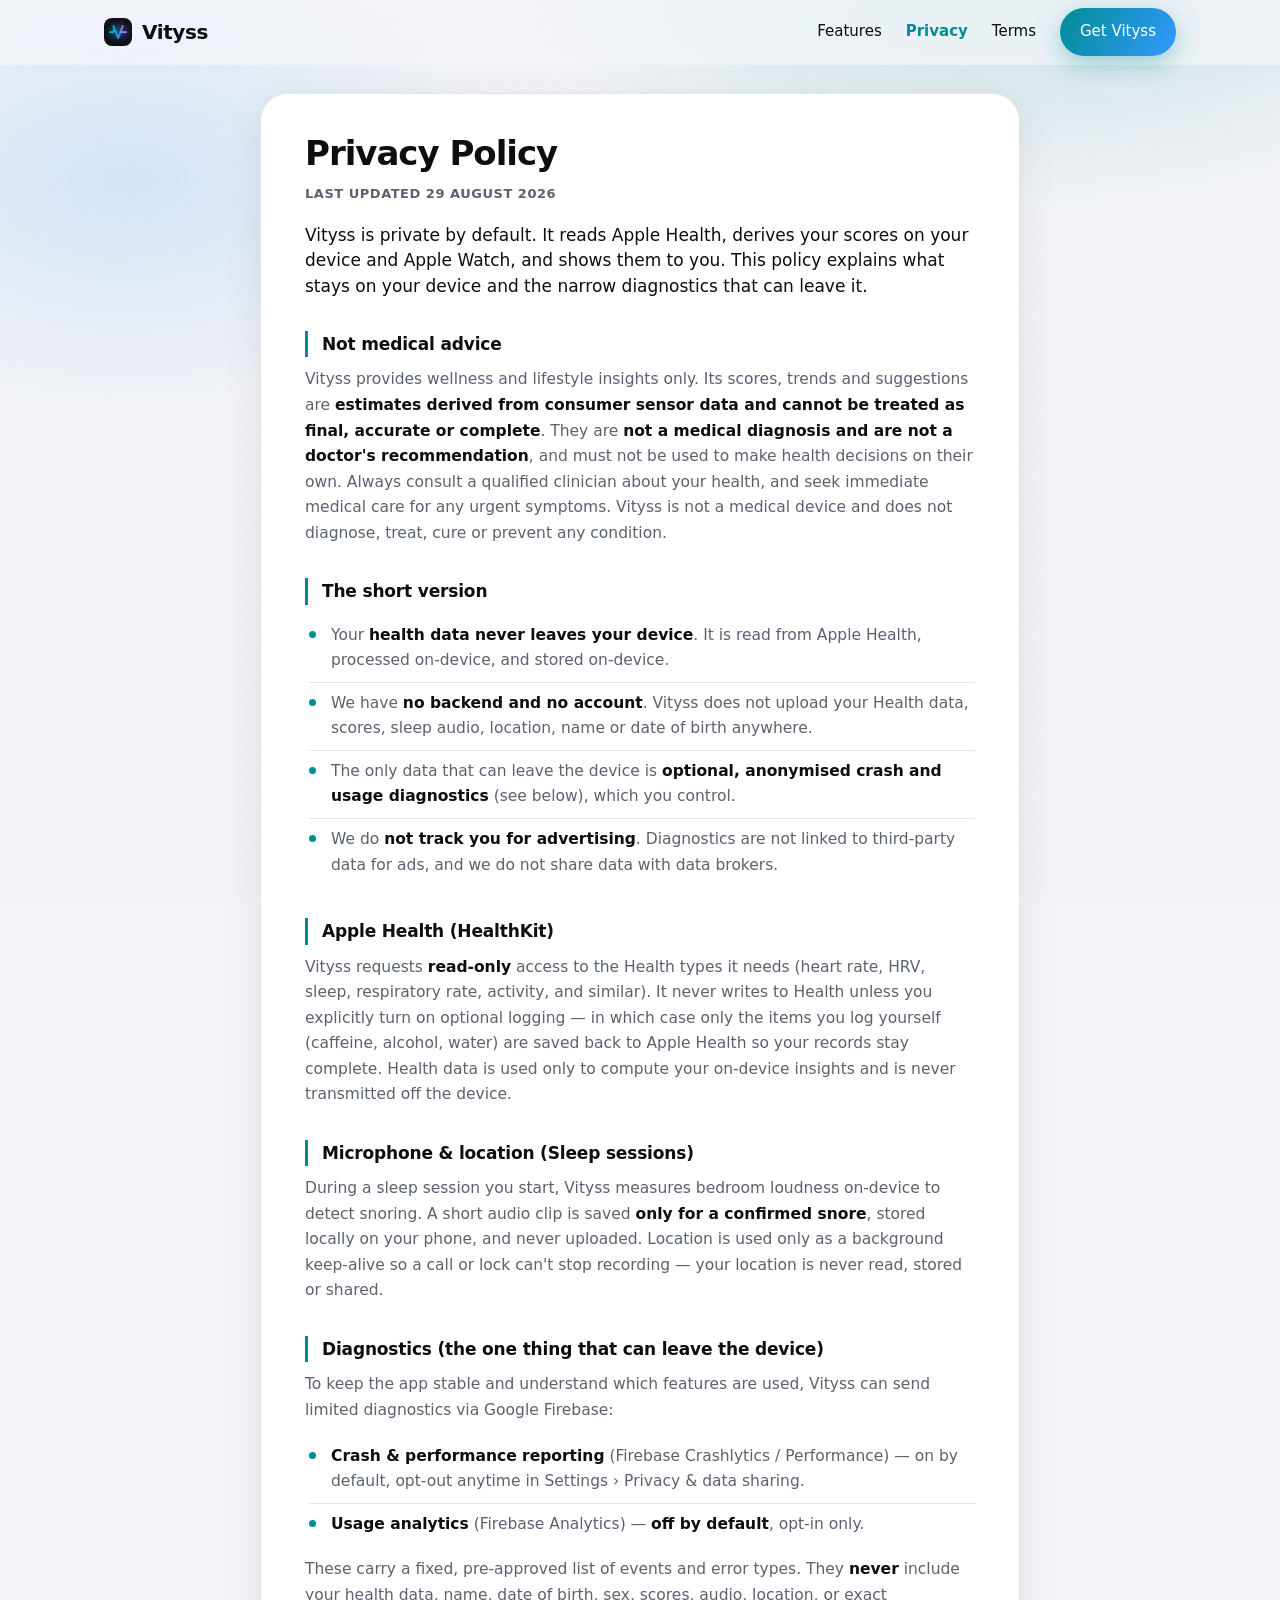
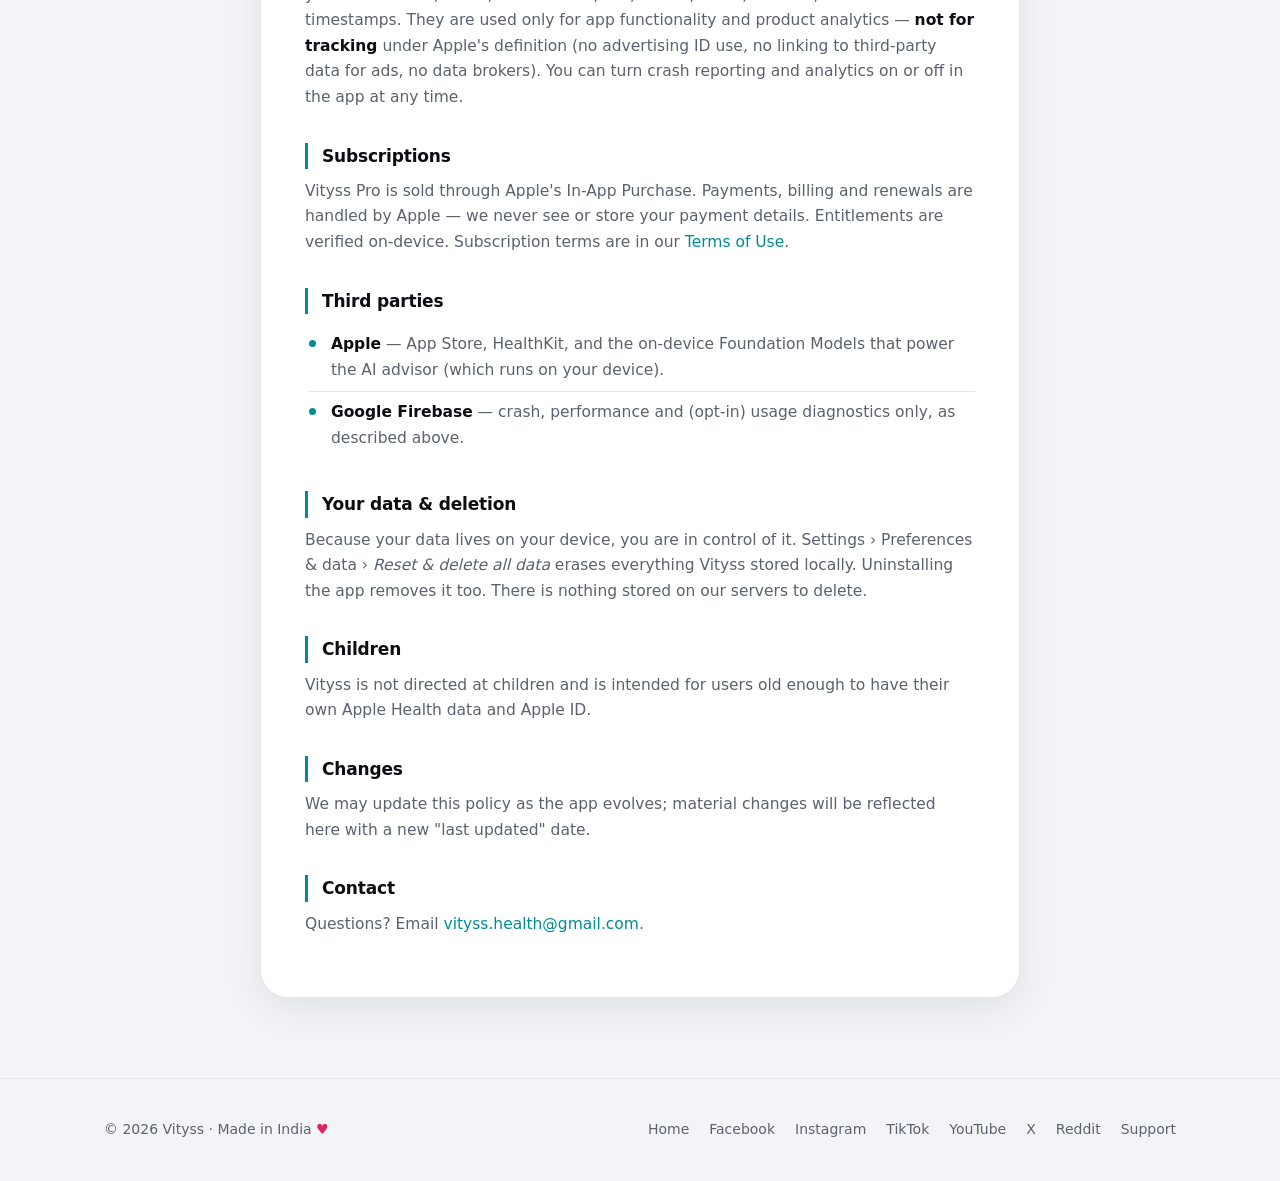
<file: privacy/index.html>
<!DOCTYPE html>
<html lang="en">
<head>
  <meta charset="UTF-8">
  <meta name="color-scheme" content="light dark">
  <meta http-equiv="refresh" content="0; url=../privacy.html">
  <link rel="canonical" href="https://vitysshealth-arch.github.io/privacy.html">
  <link rel="stylesheet" href="../style.css">
  <title>Vityss Privacy Policy</title>
  <script>location.replace("../privacy.html");</script>
</head>
<body>
  <p style="padding:24px"><a href="../privacy.html">Continue to Privacy Policy</a></p>
</body>
</html>
</file>
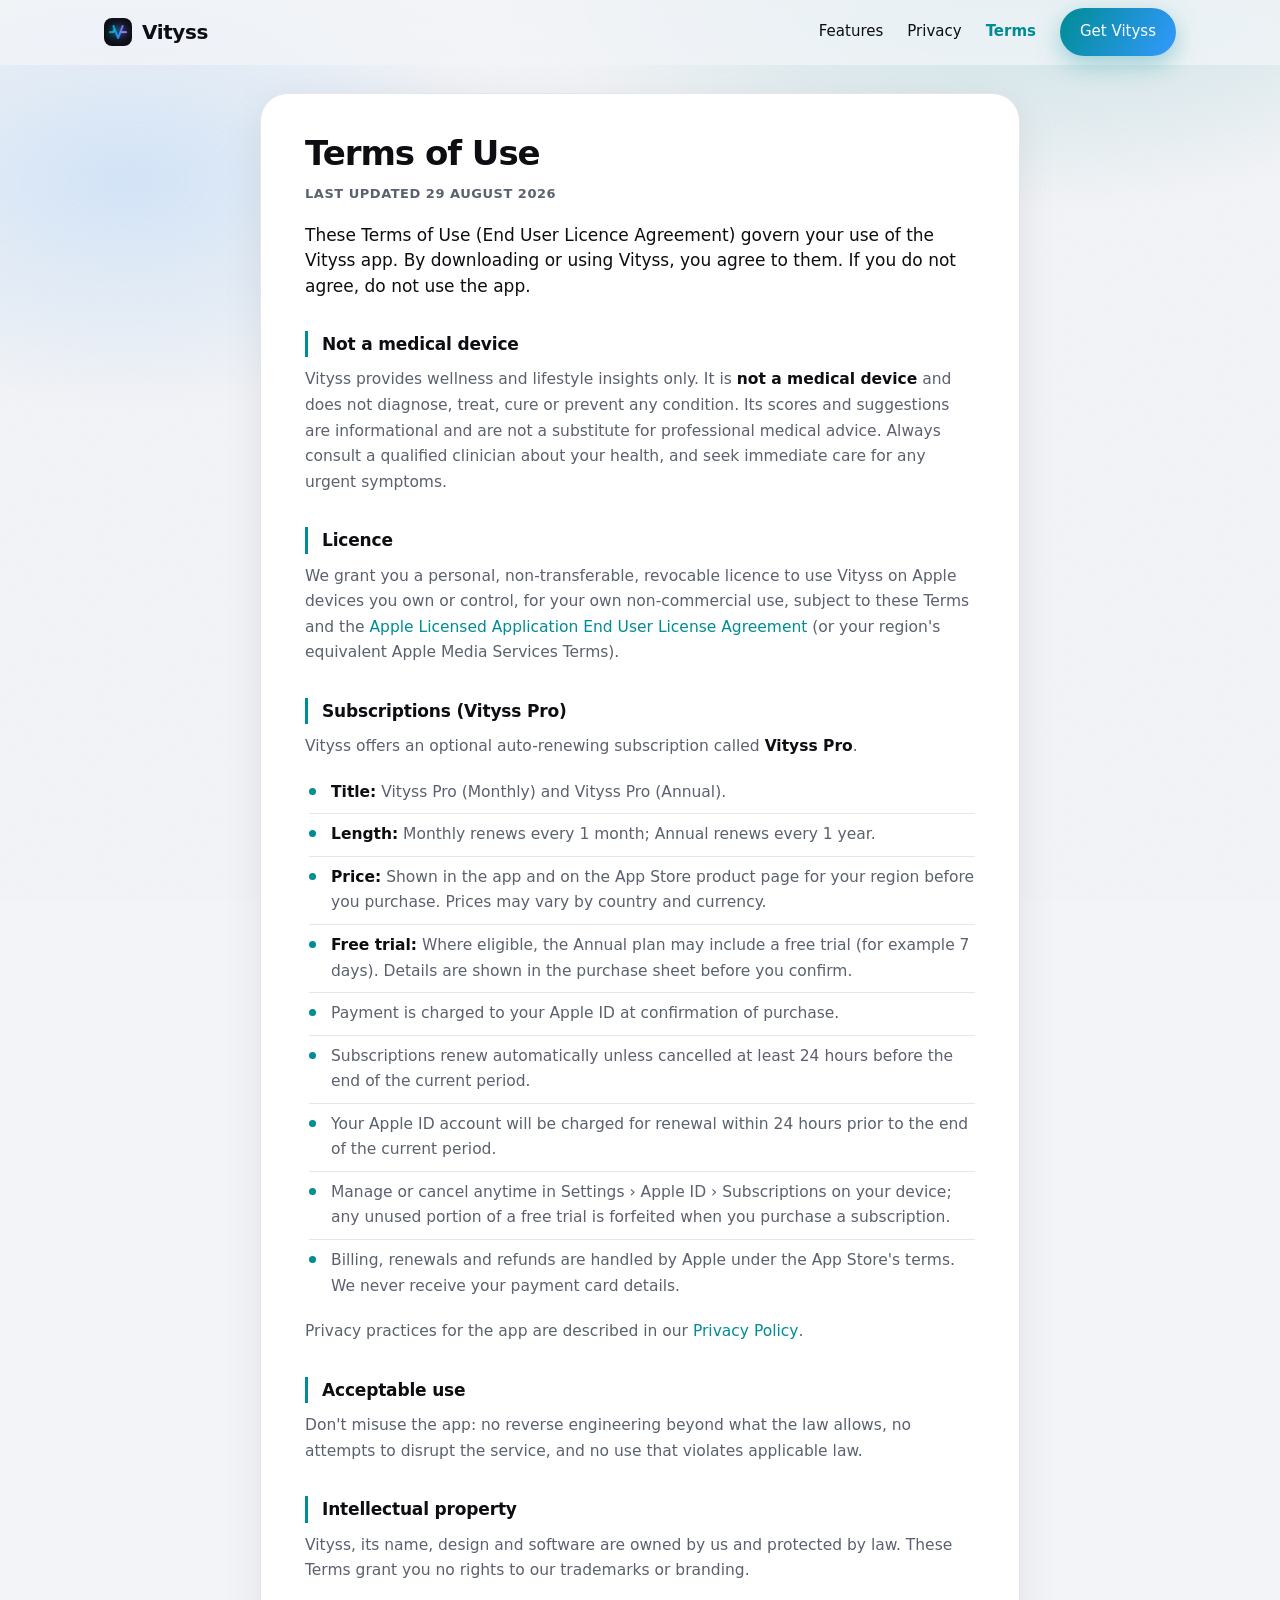
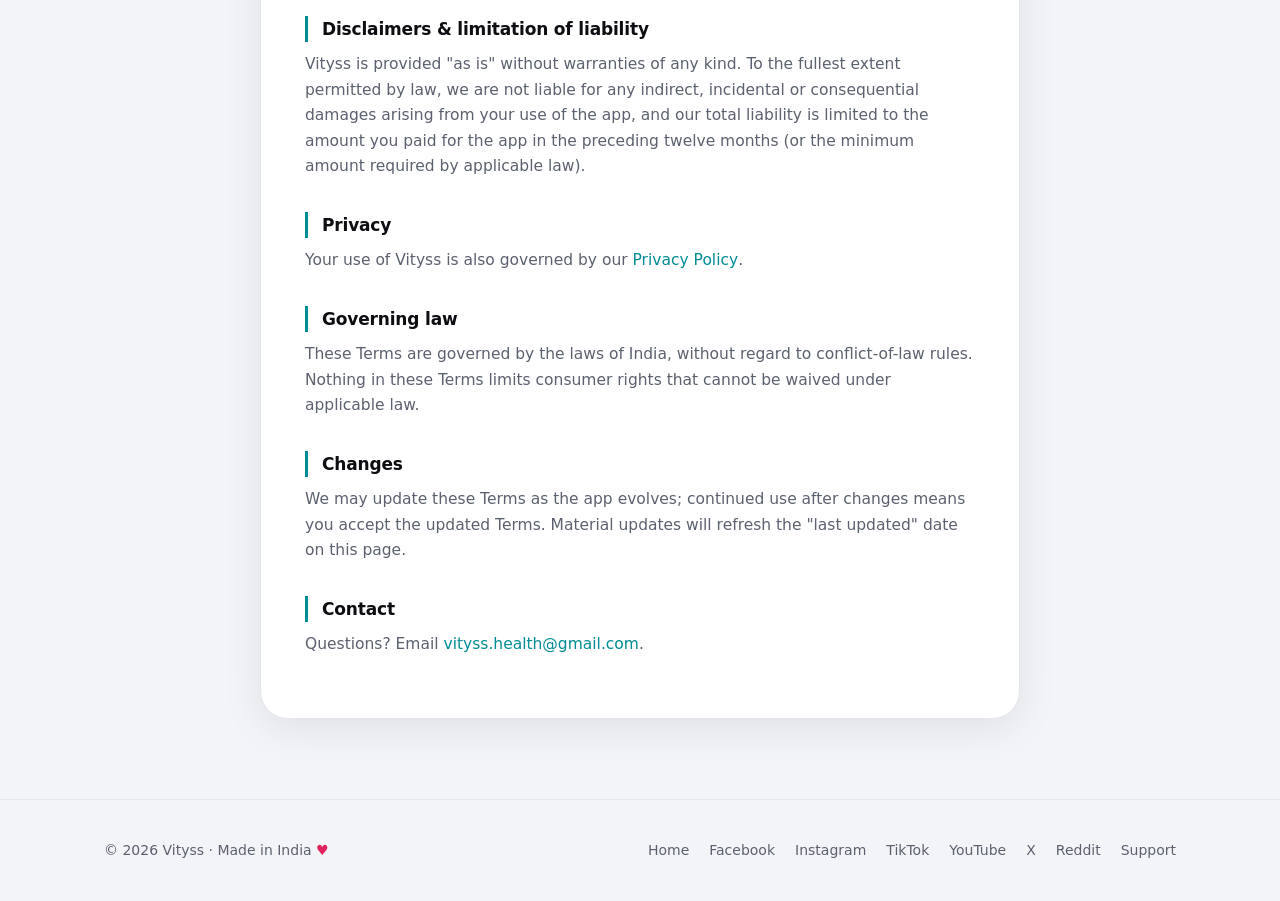
<file: terms/index.html>
<!DOCTYPE html>
<html lang="en">
<head>
  <meta charset="UTF-8">
  <meta name="color-scheme" content="light dark">
  <meta http-equiv="refresh" content="0; url=../terms.html">
  <link rel="canonical" href="https://vitysshealth-arch.github.io/terms.html">
  <link rel="stylesheet" href="../style.css">
  <title>Vityss Terms of Use</title>
  <script>location.replace("../terms.html");</script>
</head>
<body>
  <p style="padding:24px"><a href="../terms.html">Continue to Terms of Use</a></p>
</body>
</html>
</file>
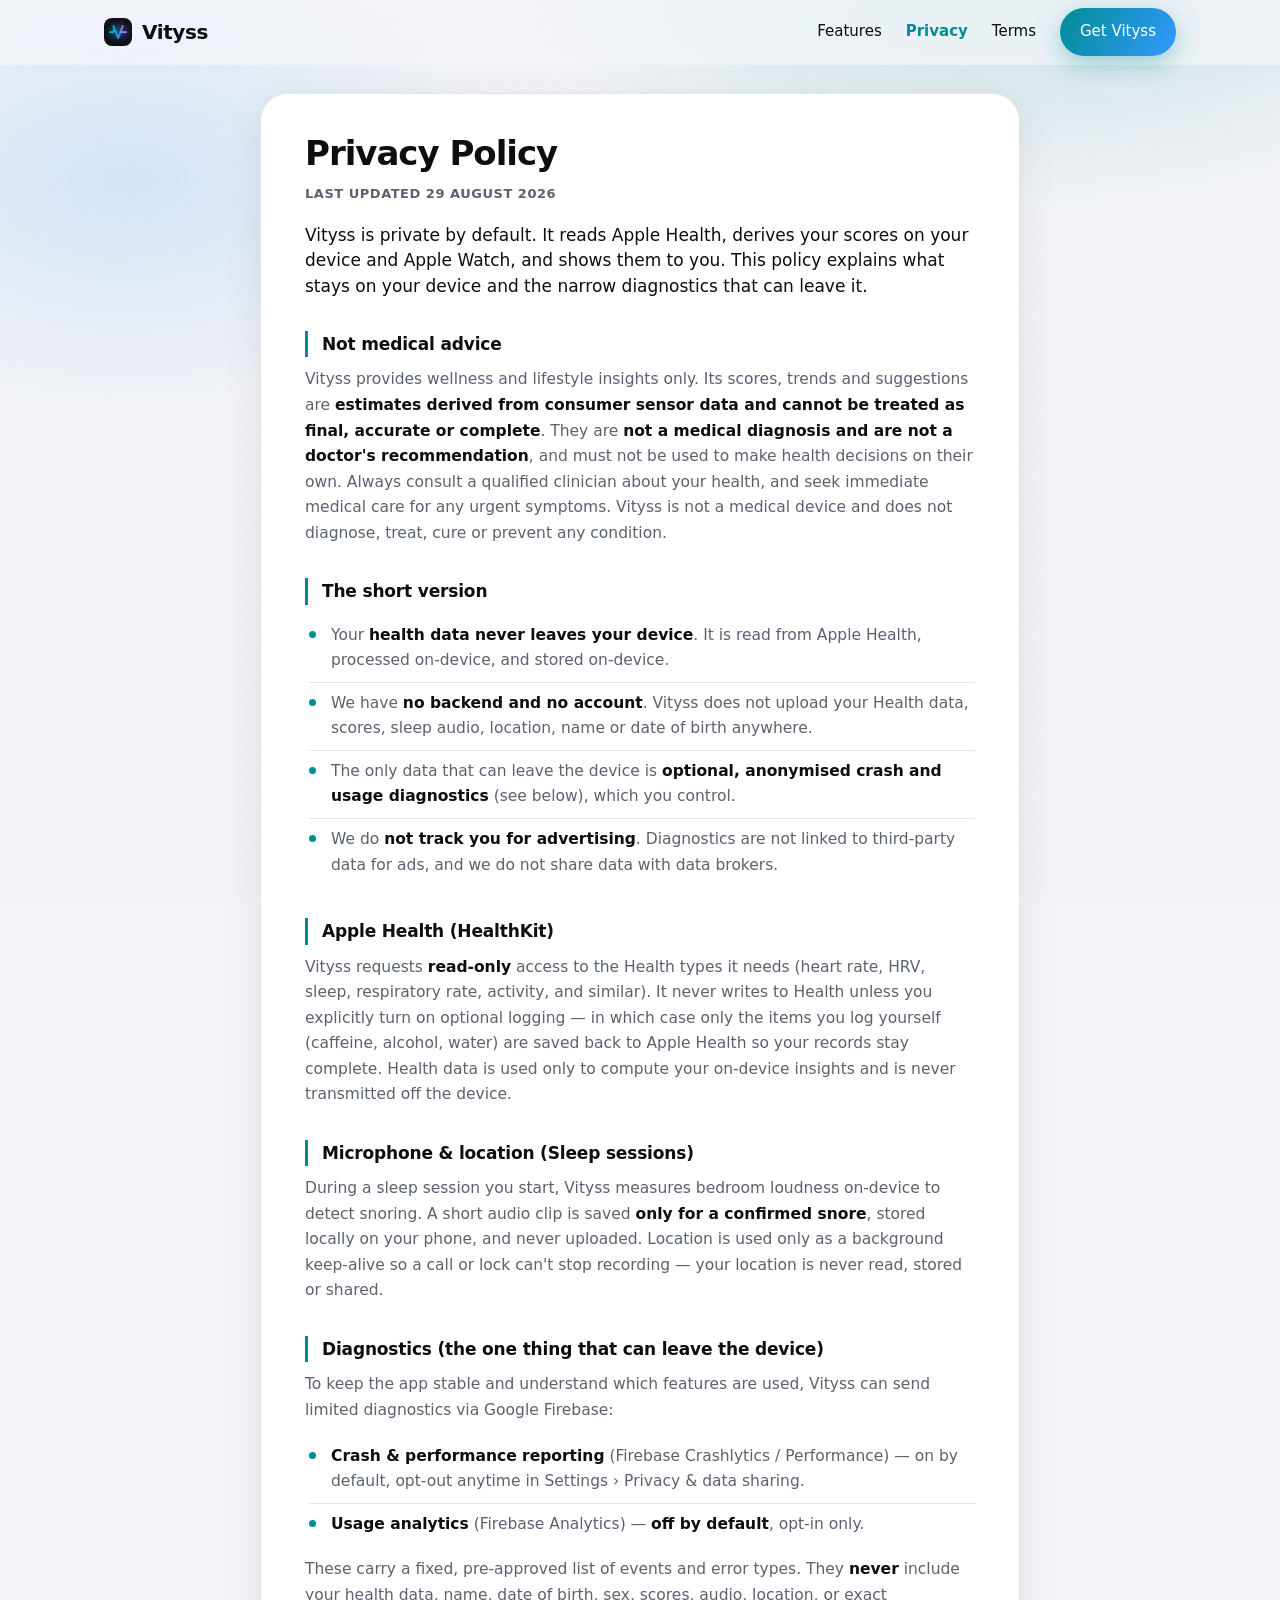
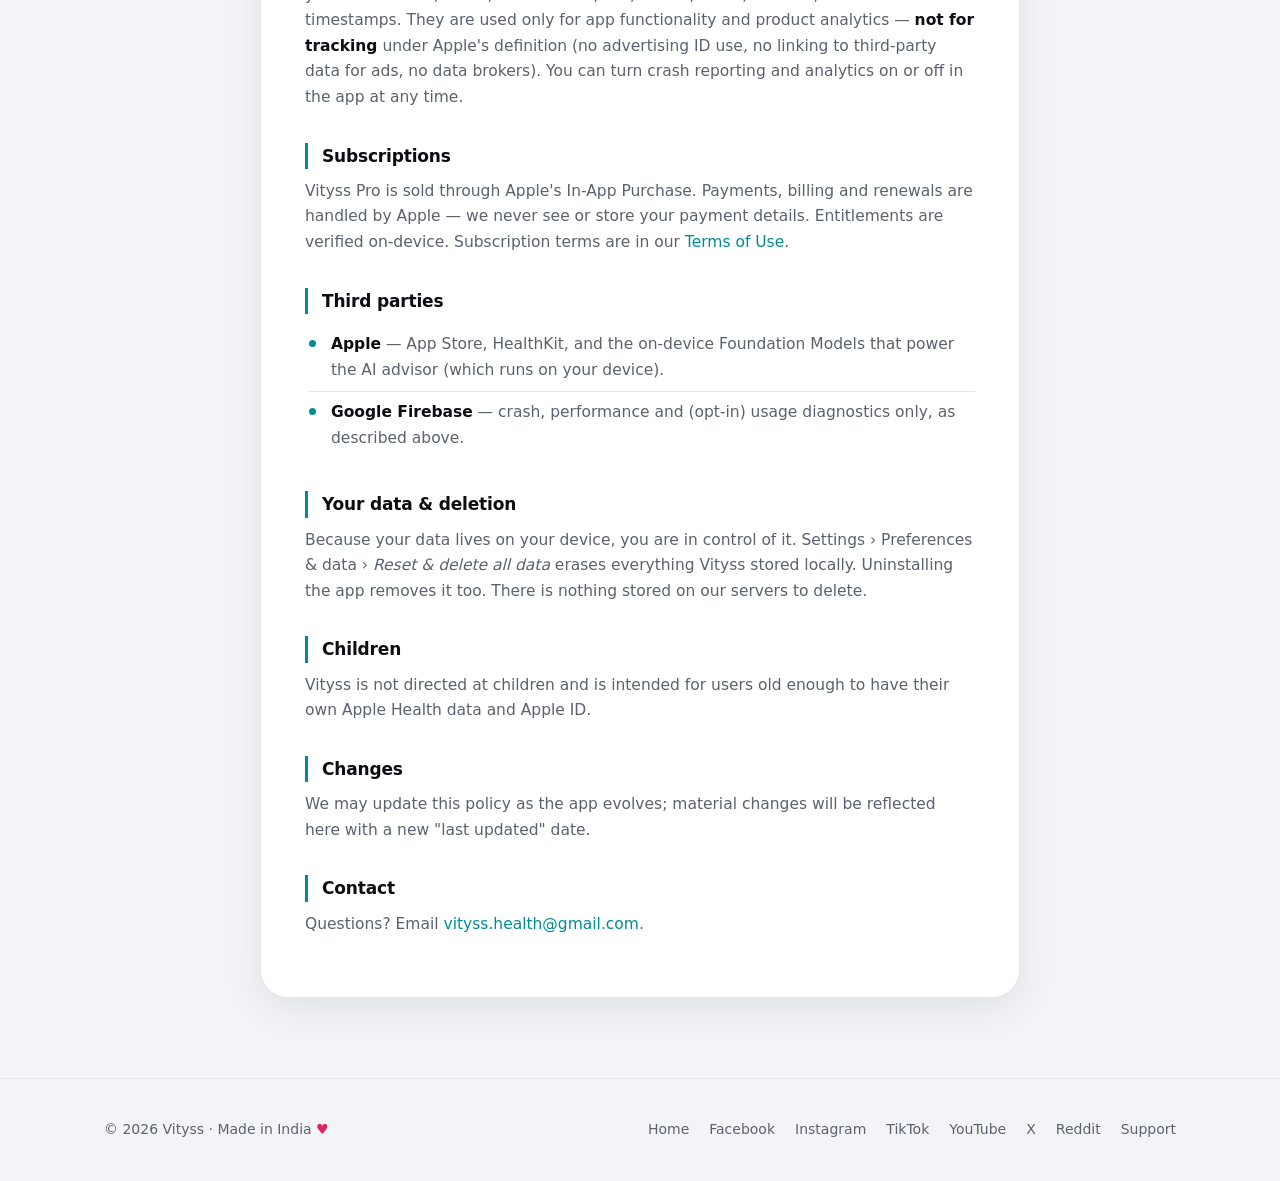
<file: privacy.html>
<!DOCTYPE html>
<html lang="en">
<head>
  <meta charset="UTF-8">
  <meta name="viewport" content="width=device-width, initial-scale=1">
  <meta name="color-scheme" content="light dark">
  <meta name="theme-color" media="(prefers-color-scheme: light)" content="#f3f4f7">
  <meta name="theme-color" media="(prefers-color-scheme: dark)" content="#07080d">
  <title>Vityss Privacy Policy</title>
  <meta name="description" content="How Vityss handles your data: health data stays on your device. Optional diagnostics only.">
  <link rel="canonical" href="https://vitysshealth-arch.github.io/privacy.html">
  <link rel="icon" type="image/png" href="favicon-32.png">
  <link rel="apple-touch-icon" href="apple-touch-icon.png">
  <link rel="stylesheet" href="style.css">
</head>
<body class="legal-body">
  <nav class="nav">
    <div class="wrap">
      <a class="brand" href="index.html"><img class="brand-icon" src="icon.png" alt=""> Vityss</a>
      <div class="nav-links">
        <a class="nav-keep" href="index.html#features">Features</a>
        <a class="active" href="privacy.html">Privacy</a>
        <a class="nav-keep" href="terms.html">Terms</a>
        <a class="btn" href="https://apps.apple.com/gb/app/vityss-sleep-stress-hrv/id6803214165">Get Vityss</a>
      </div>
    </div>
  </nav>

  <main class="legal-page">
    <div class="wrap">
      <article class="legal">
        <h1>Privacy Policy</h1>
        <p class="updated">Last updated 29 August 2026</p>

        <p class="lede">Vityss is private by default. It reads Apple Health, derives your scores on your device and Apple Watch, and shows them to you. This policy explains what stays on your device and the narrow diagnostics that can leave it.</p>

        <h2>Not medical advice</h2>
        <p>Vityss provides wellness and lifestyle insights only. Its scores, trends and suggestions are
          <strong>estimates derived from consumer sensor data and cannot be treated as final, accurate or
          complete</strong>. They are <strong>not a medical diagnosis and are not a doctor's
          recommendation</strong>, and must not be used to make health decisions on their own. Always
          consult a qualified clinician about your health, and seek immediate medical care for any urgent
          symptoms. Vityss is not a medical device and does not diagnose, treat, cure or prevent any
          condition.</p>

        <h2>The short version</h2>
        <ul>
          <li>Your <strong>health data never leaves your device</strong>. It is read from Apple Health, processed on-device, and stored on-device.</li>
          <li>We have <strong>no backend and no account</strong>. Vityss does not upload your Health data, scores, sleep audio, location, name or date of birth anywhere.</li>
          <li>The only data that can leave the device is <strong>optional, anonymised crash and usage diagnostics</strong> (see below), which you control.</li>
          <li>We do <strong>not track you for advertising</strong>. Diagnostics are not linked to third-party data for ads, and we do not share data with data brokers.</li>
        </ul>

        <h2>Apple Health (HealthKit)</h2>
        <p>Vityss requests <strong>read-only</strong> access to the Health types it needs (heart rate, HRV,
          sleep, respiratory rate, activity, and similar). It never writes to Health unless you explicitly
          turn on optional logging — in which case only the items you log yourself (caffeine, alcohol, water)
          are saved back to Apple Health so your records stay complete. Health data is used only to compute
          your on-device insights and is never transmitted off the device.</p>

        <h2>Microphone &amp; location (Sleep sessions)</h2>
        <p>During a sleep session you start, Vityss measures bedroom loudness on-device to detect snoring.
          A short audio clip is saved <strong>only for a confirmed snore</strong>, stored locally on your
          phone, and never uploaded. Location is used only as a background keep-alive so a call or lock can't
          stop recording — your location is never read, stored or shared.</p>

        <h2>Diagnostics (the one thing that can leave the device)</h2>
        <p>To keep the app stable and understand which features are used, Vityss can send limited diagnostics
          via Google Firebase:</p>
        <ul>
          <li><strong>Crash &amp; performance reporting</strong> (Firebase Crashlytics / Performance) — on by default, opt-out anytime in Settings › Privacy &amp; data sharing.</li>
          <li><strong>Usage analytics</strong> (Firebase Analytics) — <strong>off by default</strong>, opt-in only.</li>
        </ul>
        <p>These carry a fixed, pre-approved list of events and error types. They <strong>never</strong>
          include your health data, name, date of birth, sex, scores, audio, location, or exact timestamps.
          They are used only for app functionality and product analytics — <strong>not for tracking</strong>
          under Apple's definition (no advertising ID use, no linking to third-party data for ads, no data brokers).
          You can turn crash reporting and analytics on or off in the app at any time.</p>

        <h2>Subscriptions</h2>
        <p>Vityss Pro is sold through Apple's In-App Purchase. Payments, billing and renewals are handled by
          Apple — we never see or store your payment details. Entitlements are verified on-device.
          Subscription terms are in our <a href="terms.html">Terms of Use</a>.</p>

        <h2>Third parties</h2>
        <ul>
          <li><strong>Apple</strong> — App Store, HealthKit, and the on-device Foundation Models that power the AI advisor (which runs on your device).</li>
          <li><strong>Google Firebase</strong> — crash, performance and (opt-in) usage diagnostics only, as described above.</li>
        </ul>

        <h2>Your data &amp; deletion</h2>
        <p>Because your data lives on your device, you are in control of it. Settings › Preferences &amp; data ›
          <em>Reset &amp; delete all data</em> erases everything Vityss stored locally. Uninstalling the app
          removes it too. There is nothing stored on our servers to delete.</p>

        <h2>Children</h2>
        <p>Vityss is not directed at children and is intended for users old enough to have their own Apple
          Health data and Apple ID.</p>

        <h2>Changes</h2>
        <p>We may update this policy as the app evolves; material changes will be reflected here with a new
          "last updated" date.</p>

        <h2>Contact</h2>
        <p>Questions? Email <a href="mailto:vityss.health@gmail.com">vityss.health@gmail.com</a>.</p>
      </article>
    </div>
  </main>

  <footer>
    <div class="wrap">
      <div>© <span id="year"></span> Vityss · Made in India <span style="color:#e0245e">&hearts;</span></div>
      <div class="foot-links">
        <a href="index.html">Home</a>
        <a href="https://www.facebook.com/profile.php?id=61594772753716">Facebook</a>
        <a href="https://www.instagram.com/vityss.health/">Instagram</a>
        <a href="https://www.tiktok.com/@vityss.health">TikTok</a>
        <a href="https://www.youtube.com/channel/UChCu0SUNUqEDSO5PHj0WFRA">YouTube</a>
        <a href="https://x.com/vityssHealth">X</a>
        <a href="https://www.reddit.com/r/vityssHealth/">Reddit</a>
        <a href="mailto:vityss.health@gmail.com">Support</a>
      </div>
    </div>
  </footer>
  <script>document.getElementById("year").textContent = new Date().getFullYear();</script>
</body>
</html>
</file>
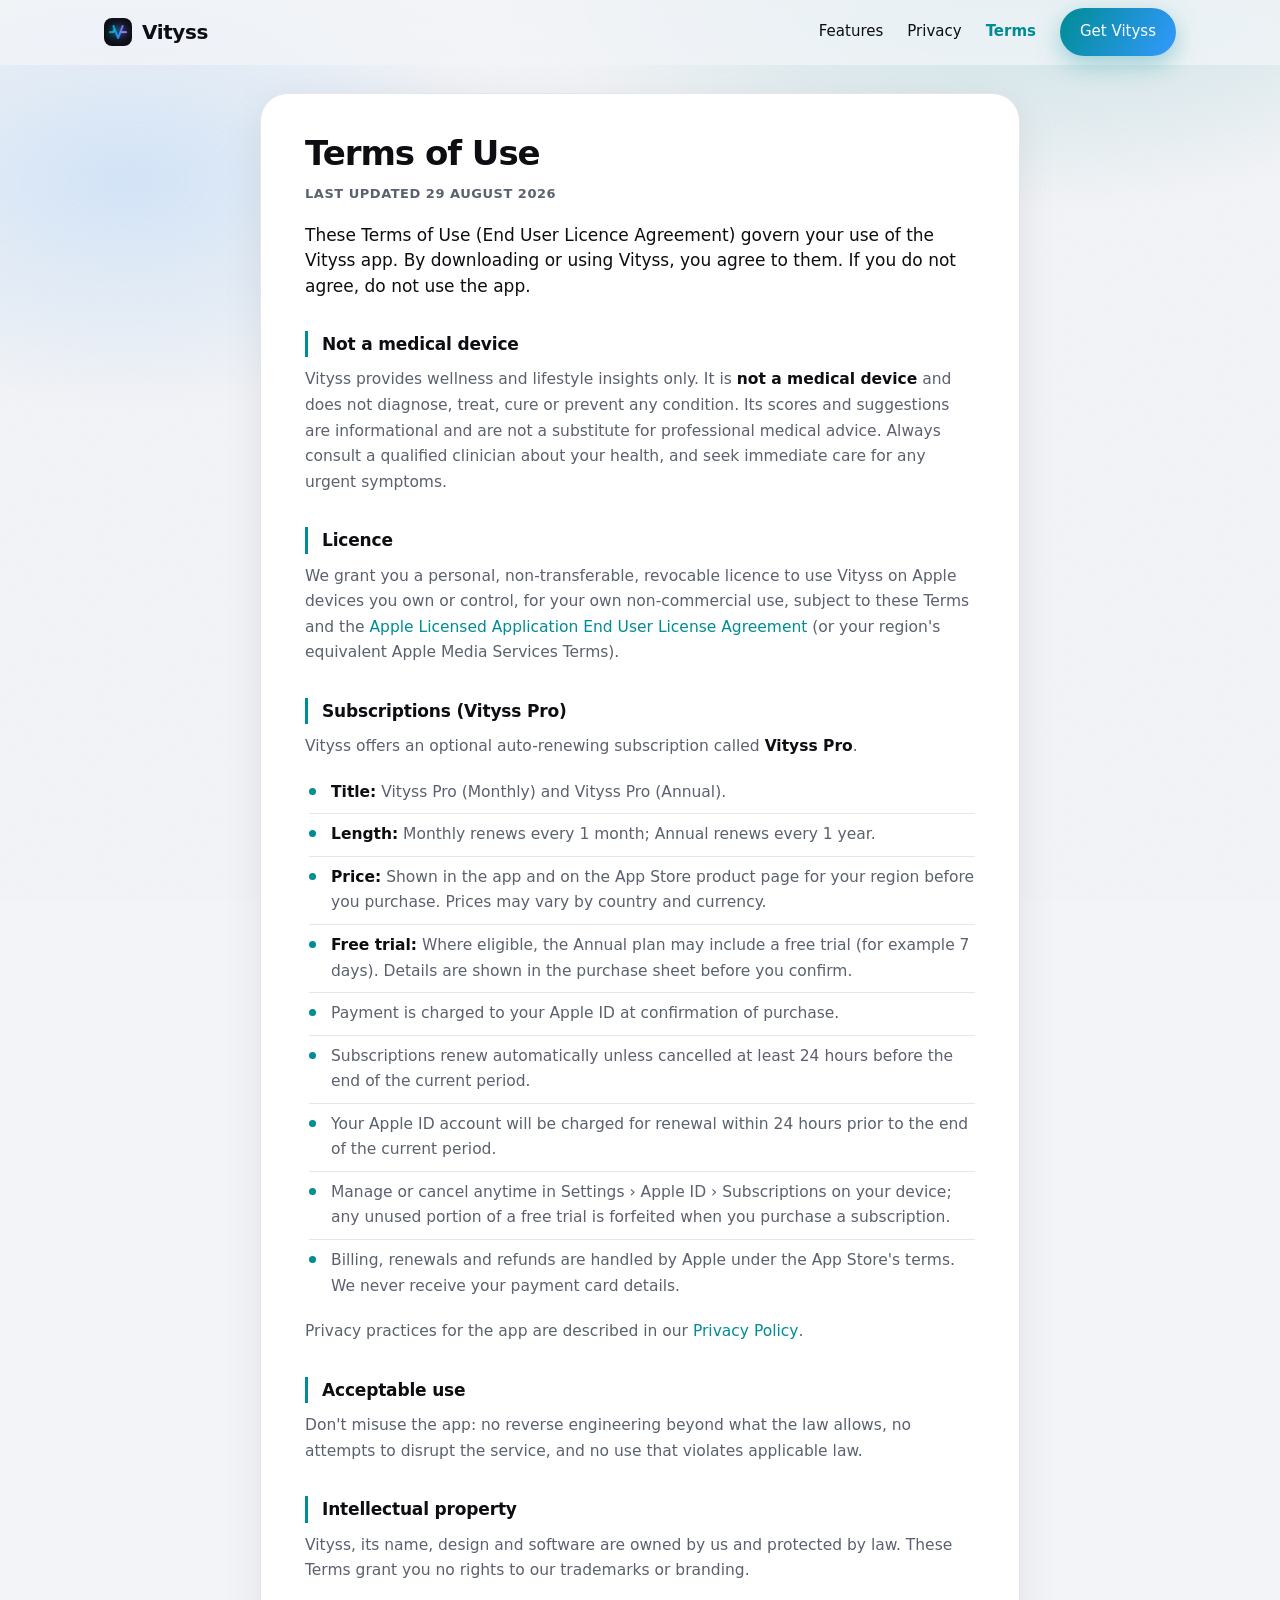
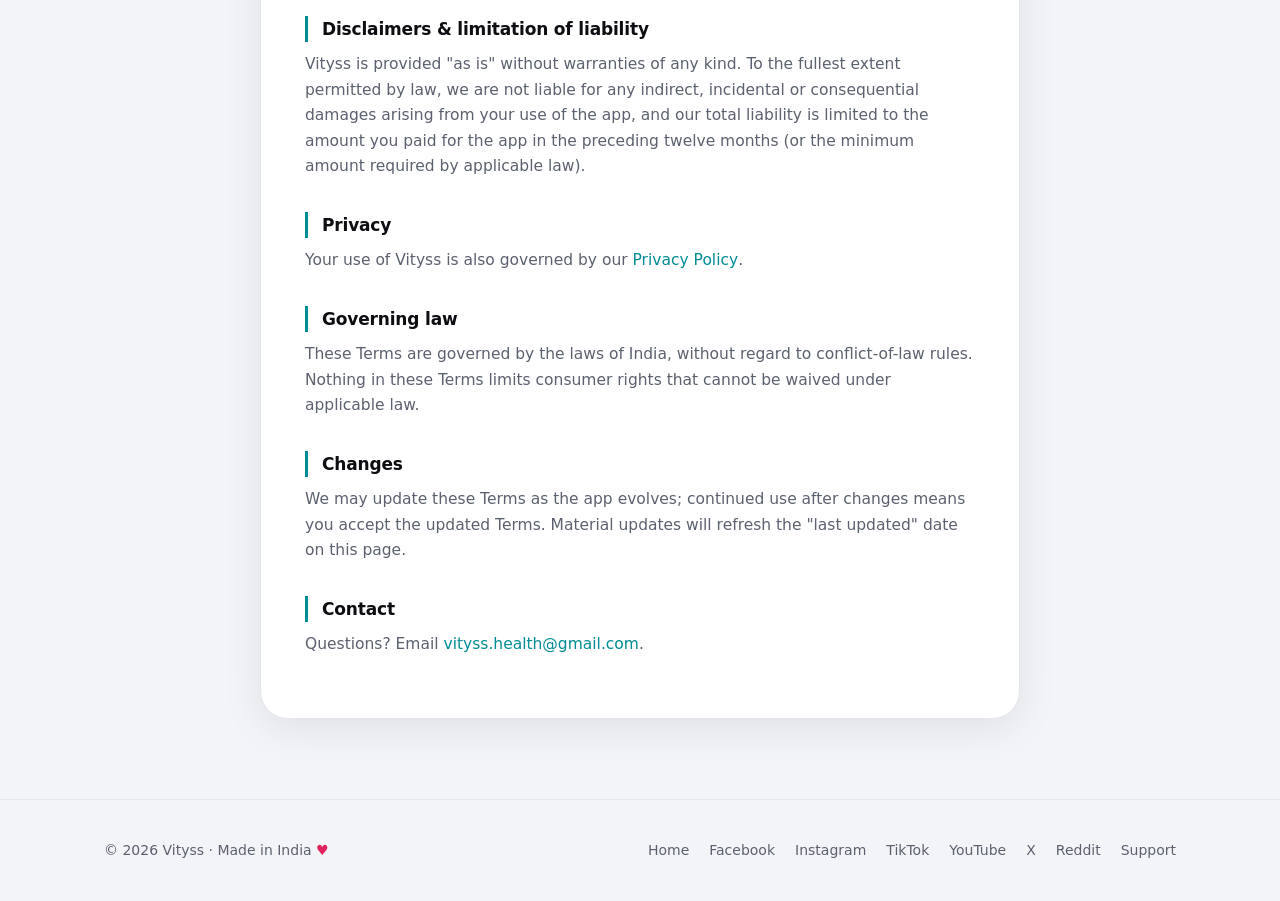
<file: terms.html>
<!DOCTYPE html>
<html lang="en">
<head>
  <meta charset="UTF-8">
  <meta name="viewport" content="width=device-width, initial-scale=1">
  <meta name="color-scheme" content="light dark">
  <meta name="theme-color" media="(prefers-color-scheme: light)" content="#f3f4f7">
  <meta name="theme-color" media="(prefers-color-scheme: dark)" content="#07080d">
  <title>Vityss Terms of Use</title>
  <meta name="description" content="Terms of Use (EULA) for the Vityss app, including auto-renewable subscriptions.">
  <link rel="canonical" href="https://vitysshealth-arch.github.io/terms.html">
  <link rel="icon" type="image/png" href="favicon-32.png">
  <link rel="apple-touch-icon" href="apple-touch-icon.png">
  <link rel="stylesheet" href="style.css">
</head>
<body class="legal-body">
  <nav class="nav">
    <div class="wrap">
      <a class="brand" href="index.html"><img class="brand-icon" src="icon.png" alt=""> Vityss</a>
      <div class="nav-links">
        <a class="nav-keep" href="index.html#features">Features</a>
        <a class="nav-keep" href="privacy.html">Privacy</a>
        <a class="active" href="terms.html">Terms</a>
        <a class="btn" href="https://apps.apple.com/gb/app/vityss-sleep-stress-hrv/id6803214165">Get Vityss</a>
      </div>
    </div>
  </nav>

  <main class="legal-page">
    <div class="wrap">
      <article class="legal">
        <h1>Terms of Use</h1>
        <p class="updated">Last updated 29 August 2026</p>

        <p class="lede">These Terms of Use (End User Licence Agreement) govern your use of the Vityss app. By downloading or using Vityss, you agree to them. If you do not agree, do not use the app.</p>

        <h2>Not a medical device</h2>
        <p>Vityss provides wellness and lifestyle insights only. It is <strong>not a medical device</strong>
          and does not diagnose, treat, cure or prevent any condition. Its scores and suggestions are
          informational and are not a substitute for professional medical advice. Always consult a qualified
          clinician about your health, and seek immediate care for any urgent symptoms.</p>

        <h2>Licence</h2>
        <p>We grant you a personal, non-transferable, revocable licence to use Vityss on Apple devices you
          own or control, for your own non-commercial use, subject to these Terms and the
          <a href="https://www.apple.com/legal/internet-services/itunes/dev/stdeula/">Apple Licensed Application End User License Agreement</a>
          (or your region's equivalent Apple Media Services Terms).</p>

        <h2>Subscriptions (Vityss Pro)</h2>
        <p>Vityss offers an optional auto-renewing subscription called <strong>Vityss Pro</strong>.</p>
        <ul>
          <li><strong>Title:</strong> Vityss Pro (Monthly) and Vityss Pro (Annual).</li>
          <li><strong>Length:</strong> Monthly renews every 1 month; Annual renews every 1 year.</li>
          <li><strong>Price:</strong> Shown in the app and on the App Store product page for your region before you purchase. Prices may vary by country and currency.</li>
          <li><strong>Free trial:</strong> Where eligible, the Annual plan may include a free trial (for example 7 days). Details are shown in the purchase sheet before you confirm.</li>
          <li>Payment is charged to your Apple ID at confirmation of purchase.</li>
          <li>Subscriptions renew automatically unless cancelled at least 24 hours before the end of the current period.</li>
          <li>Your Apple ID account will be charged for renewal within 24 hours prior to the end of the current period.</li>
          <li>Manage or cancel anytime in Settings › Apple ID › Subscriptions on your device; any unused portion of a free trial is forfeited when you purchase a subscription.</li>
          <li>Billing, renewals and refunds are handled by Apple under the App Store's terms. We never receive your payment card details.</li>
        </ul>
        <p>Privacy practices for the app are described in our
          <a href="privacy.html">Privacy Policy</a>.</p>

        <h2>Acceptable use</h2>
        <p>Don't misuse the app: no reverse engineering beyond what the law allows, no attempts to disrupt
          the service, and no use that violates applicable law.</p>

        <h2>Intellectual property</h2>
        <p>Vityss, its name, design and software are owned by us and protected by law. These Terms grant you
          no rights to our trademarks or branding.</p>

        <h2>Disclaimers &amp; limitation of liability</h2>
        <p>Vityss is provided "as is" without warranties of any kind. To the fullest extent permitted by law,
          we are not liable for any indirect, incidental or consequential damages arising from your use of the
          app, and our total liability is limited to the amount you paid for the app in the preceding twelve
          months (or the minimum amount required by applicable law).</p>

        <h2>Privacy</h2>
        <p>Your use of Vityss is also governed by our <a href="privacy.html">Privacy Policy</a>.</p>

        <h2>Governing law</h2>
        <p>These Terms are governed by the laws of India, without regard to conflict-of-law rules.
          Nothing in these Terms limits consumer rights that cannot be waived under applicable law.</p>

        <h2>Changes</h2>
        <p>We may update these Terms as the app evolves; continued use after changes means you accept the
          updated Terms. Material updates will refresh the "last updated" date on this page.</p>

        <h2>Contact</h2>
        <p>Questions? Email <a href="mailto:vityss.health@gmail.com">vityss.health@gmail.com</a>.</p>
      </article>
    </div>
  </main>

  <footer>
    <div class="wrap">
      <div>© <span id="year"></span> Vityss · Made in India <span style="color:#e0245e">&hearts;</span></div>
      <div class="foot-links">
        <a href="index.html">Home</a>
        <a href="https://www.facebook.com/profile.php?id=61594772753716">Facebook</a>
        <a href="https://www.instagram.com/vityss.health/">Instagram</a>
        <a href="https://www.tiktok.com/@vityss.health">TikTok</a>
        <a href="https://www.youtube.com/channel/UChCu0SUNUqEDSO5PHj0WFRA">YouTube</a>
        <a href="https://x.com/vityssHealth">X</a>
        <a href="https://www.reddit.com/r/vityssHealth/">Reddit</a>
        <a href="mailto:vityss.health@gmail.com">Support</a>
      </div>
    </div>
  </footer>
  <script>document.getElementById("year").textContent = new Date().getFullYear();</script>
</body>
</html>
</file>
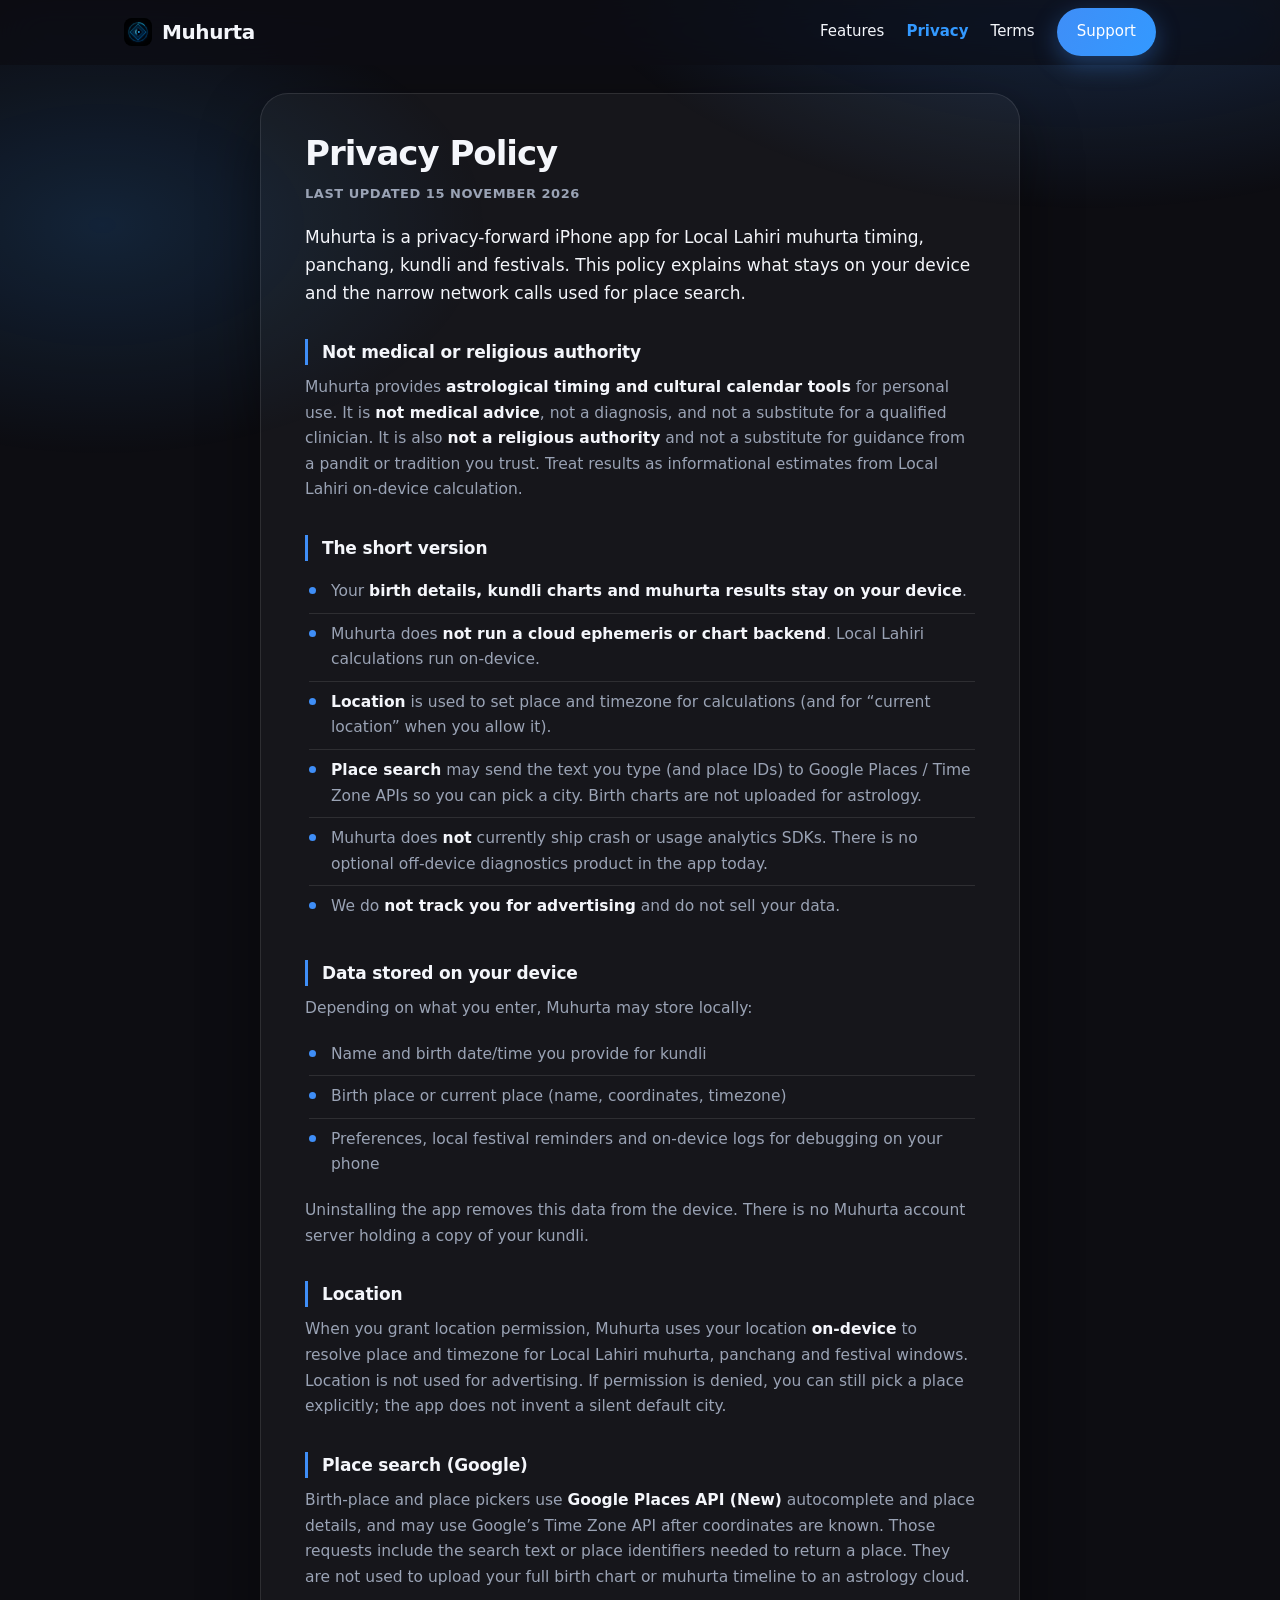
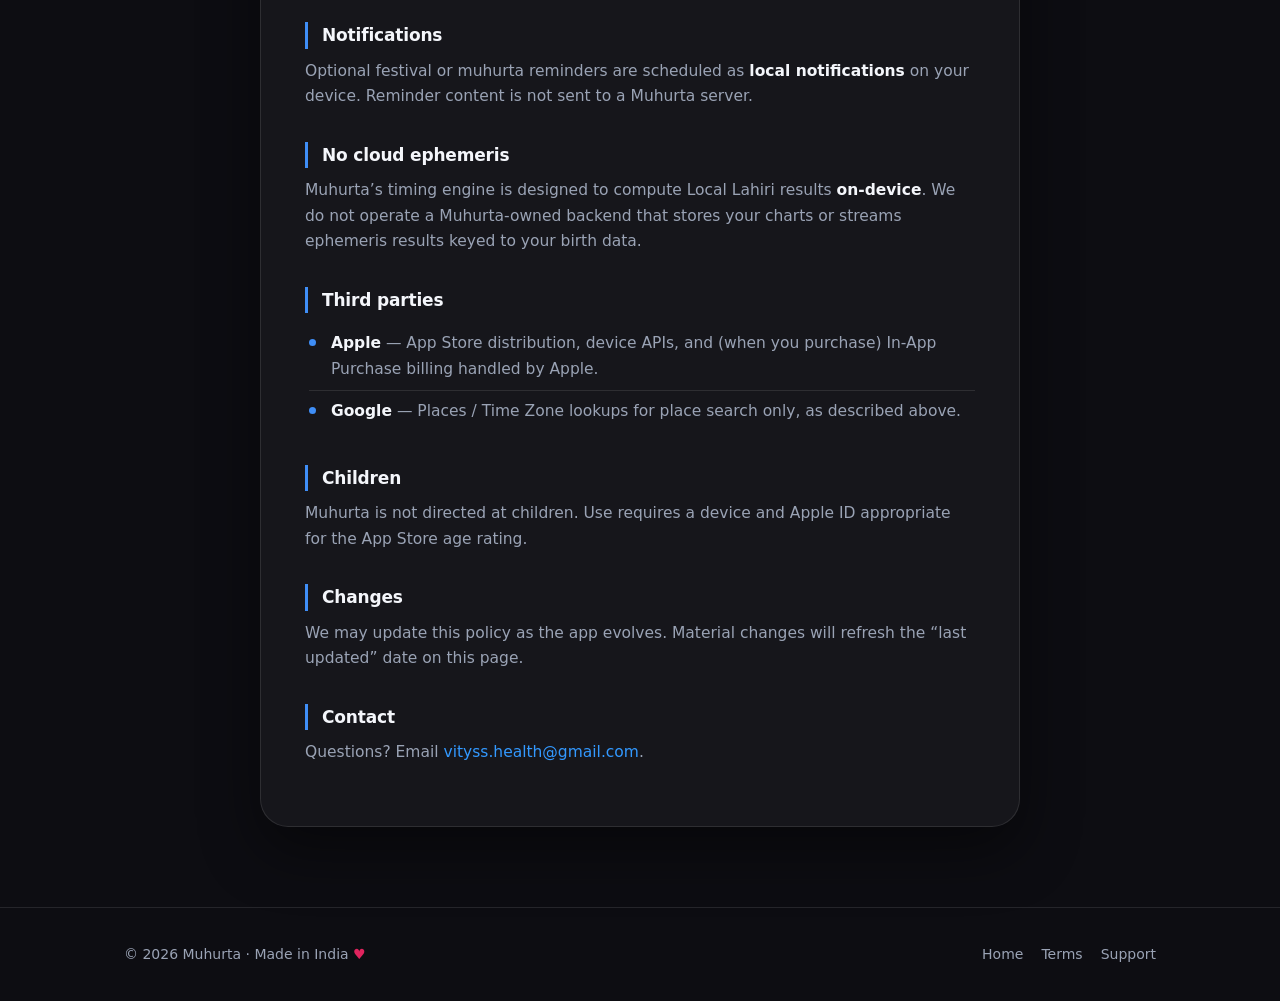
<file: muhurta/privacy.html>
<!DOCTYPE html>
<html lang="en">
<head>
  <meta charset="UTF-8">
  <meta name="viewport" content="width=device-width, initial-scale=1">
  <meta name="color-scheme" content="dark">
  <meta name="theme-color" content="#0D0D12">
  <title>Muhurta Privacy Policy</title>
  <meta name="description" content="How Muhurta handles your data: birth details and charts stay on your device. Location is for place. No cloud ephemeris.">
  <base href="/muhurta/">
  <link rel="canonical" href="https://vitysshealth-arch.github.io/muhurta/privacy.html">
  <link rel="icon" type="image/png" href="favicon-32.png">
  <link rel="apple-touch-icon" href="apple-touch-icon.png">
  <link rel="stylesheet" href="style.css">
</head>
<body class="legal-body">
  <nav class="nav">
    <div class="wrap">
      <a class="brand" href="index.html"><img class="brand-icon" src="icon.png" alt=""> Muhurta</a>
      <div class="nav-links">
        <a class="nav-keep" href="index.html#features">Features</a>
        <a class="active" href="privacy.html">Privacy</a>
        <a class="nav-keep" href="terms.html">Terms</a>
        <a class="btn" href="mailto:vityss.health@gmail.com">Support</a>
      </div>
    </div>
  </nav>

  <main class="legal-page">
    <div class="wrap">
      <article class="legal">
        <h1>Privacy Policy</h1>
        <p class="updated">Last updated 15 November 2026</p>

        <p class="lede">Muhurta is a privacy-forward iPhone app for Local Lahiri muhurta timing, panchang, kundli and festivals. This policy explains what stays on your device and the narrow network calls used for place search.</p>

        <h2>Not medical or religious authority</h2>
        <p>Muhurta provides <strong>astrological timing and cultural calendar tools</strong> for personal use. It is
          <strong>not medical advice</strong>, not a diagnosis, and not a substitute for a qualified clinician.
          It is also <strong>not a religious authority</strong> and not a substitute for guidance from a
          pandit or tradition you trust. Treat results as informational estimates from Local Lahiri on-device
          calculation.</p>

        <h2>The short version</h2>
        <ul>
          <li>Your <strong>birth details, kundli charts and muhurta results stay on your device</strong>.</li>
          <li>Muhurta does <strong>not run a cloud ephemeris or chart backend</strong>. Local Lahiri calculations run on-device.</li>
          <li><strong>Location</strong> is used to set place and timezone for calculations (and for “current location” when you allow it).</li>
          <li><strong>Place search</strong> may send the text you type (and place IDs) to Google Places / Time Zone APIs so you can pick a city. Birth charts are not uploaded for astrology.</li>
          <li>Muhurta does <strong>not</strong> currently ship crash or usage analytics SDKs. There is no optional off-device diagnostics product in the app today.</li>
          <li>We do <strong>not track you for advertising</strong> and do not sell your data.</li>
        </ul>

        <h2>Data stored on your device</h2>
        <p>Depending on what you enter, Muhurta may store locally:</p>
        <ul>
          <li>Name and birth date/time you provide for kundli</li>
          <li>Birth place or current place (name, coordinates, timezone)</li>
          <li>Preferences, local festival reminders and on-device logs for debugging on your phone</li>
        </ul>
        <p>Uninstalling the app removes this data from the device. There is no Muhurta account server holding a copy of your kundli.</p>

        <h2>Location</h2>
        <p>When you grant location permission, Muhurta uses your location <strong>on-device</strong> to resolve
          place and timezone for Local Lahiri muhurta, panchang and festival windows. Location is not used for
          advertising. If permission is denied, you can still pick a place explicitly; the app does not invent
          a silent default city.</p>

        <h2>Place search (Google)</h2>
        <p>Birth-place and place pickers use <strong>Google Places API (New)</strong> autocomplete and place
          details, and may use Google’s Time Zone API after coordinates are known. Those requests include the
          search text or place identifiers needed to return a place. They are not used to upload your full
          birth chart or muhurta timeline to an astrology cloud.</p>

        <h2>Notifications</h2>
        <p>Optional festival or muhurta reminders are scheduled as <strong>local notifications</strong> on your
          device. Reminder content is not sent to a Muhurta server.</p>

        <h2>No cloud ephemeris</h2>
        <p>Muhurta’s timing engine is designed to compute Local Lahiri results <strong>on-device</strong>. We do
          not operate a Muhurta-owned backend that stores your charts or streams ephemeris results keyed to
          your birth data.</p>

        <h2>Third parties</h2>
        <ul>
          <li><strong>Apple</strong> — App Store distribution, device APIs, and (when you purchase) In-App Purchase billing handled by Apple.</li>
          <li><strong>Google</strong> — Places / Time Zone lookups for place search only, as described above.</li>
        </ul>

        <h2>Children</h2>
        <p>Muhurta is not directed at children. Use requires a device and Apple ID appropriate for the App Store age rating.</p>

        <h2>Changes</h2>
        <p>We may update this policy as the app evolves. Material changes will refresh the “last updated” date on this page.</p>

        <h2>Contact</h2>
        <p>Questions? Email <a href="mailto:vityss.health@gmail.com">vityss.health@gmail.com</a>.</p>
      </article>
    </div>
  </main>

  <footer>
    <div class="wrap">
      <div>© <span id="year"></span> Muhurta · Made in India <span style="color:#e0245e">&hearts;</span></div>
      <div class="foot-links">
        <a href="index.html">Home</a>
        <a href="terms.html">Terms</a>
        <a href="mailto:vityss.health@gmail.com">Support</a>
      </div>
    </div>
  </footer>
  <script>document.getElementById("year").textContent = new Date().getFullYear();</script>
</body>
</html>
</file>
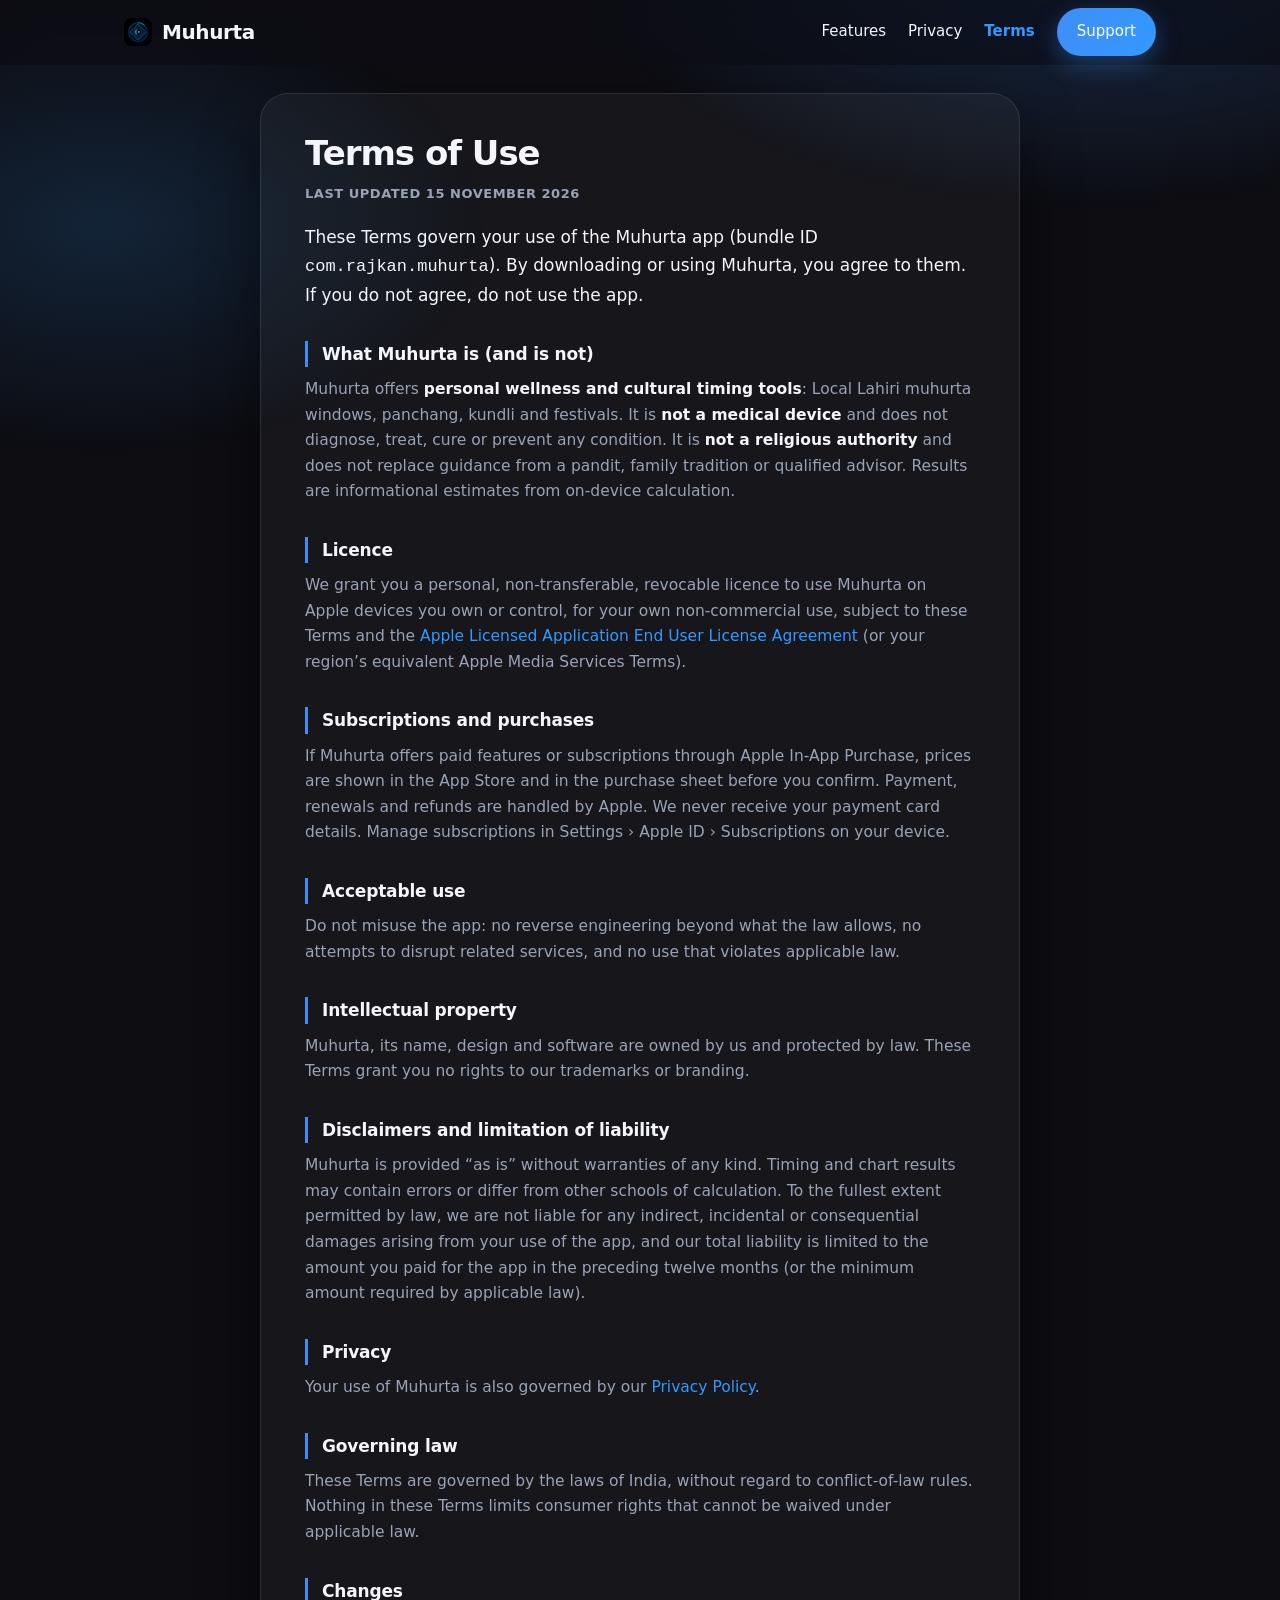
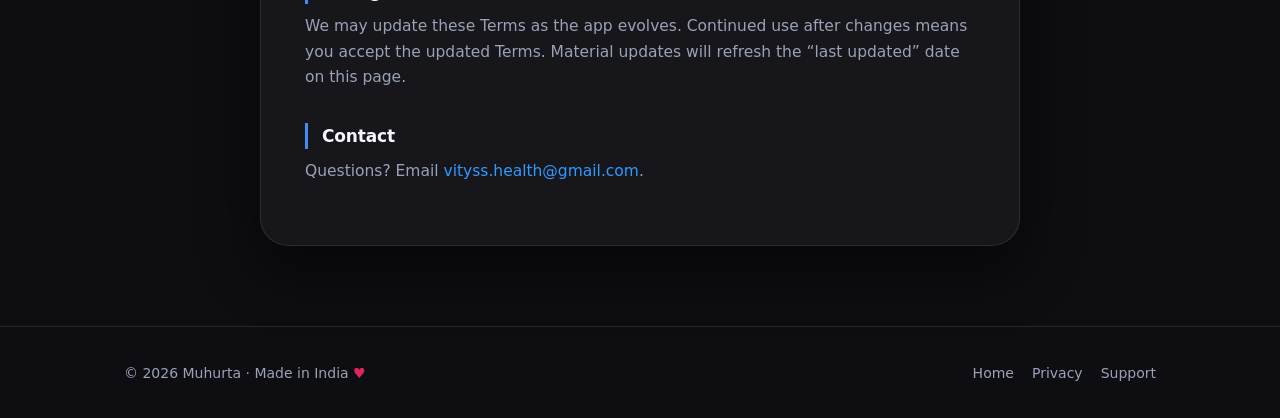
<file: muhurta/terms.html>
<!DOCTYPE html>
<html lang="en">
<head>
  <meta charset="UTF-8">
  <meta name="viewport" content="width=device-width, initial-scale=1">
  <meta name="color-scheme" content="dark">
  <meta name="theme-color" content="#0D0D12">
  <title>Muhurta Terms of Use</title>
  <meta name="description" content="Short Terms of Use for Muhurta: personal astrological timing tools, not medical or religious authority.">
  <base href="/muhurta/">
  <link rel="canonical" href="https://vitysshealth-arch.github.io/muhurta/terms.html">
  <link rel="icon" type="image/png" href="favicon-32.png">
  <link rel="apple-touch-icon" href="apple-touch-icon.png">
  <link rel="stylesheet" href="style.css">
</head>
<body class="legal-body">
  <nav class="nav">
    <div class="wrap">
      <a class="brand" href="index.html"><img class="brand-icon" src="icon.png" alt=""> Muhurta</a>
      <div class="nav-links">
        <a class="nav-keep" href="index.html#features">Features</a>
        <a class="nav-keep" href="privacy.html">Privacy</a>
        <a class="active" href="terms.html">Terms</a>
        <a class="btn" href="mailto:vityss.health@gmail.com">Support</a>
      </div>
    </div>
  </nav>

  <main class="legal-page">
    <div class="wrap">
      <article class="legal">
        <h1>Terms of Use</h1>
        <p class="updated">Last updated 15 November 2026</p>

        <p class="lede">These Terms govern your use of the Muhurta app (bundle ID <code>com.rajkan.muhurta</code>). By downloading or using Muhurta, you agree to them. If you do not agree, do not use the app.</p>

        <h2>What Muhurta is (and is not)</h2>
        <p>Muhurta offers <strong>personal wellness and cultural timing tools</strong>: Local Lahiri muhurta
          windows, panchang, kundli and festivals. It is <strong>not a medical device</strong> and does not
          diagnose, treat, cure or prevent any condition. It is <strong>not a religious authority</strong> and
          does not replace guidance from a pandit, family tradition or qualified advisor. Results are
          informational estimates from on-device calculation.</p>

        <h2>Licence</h2>
        <p>We grant you a personal, non-transferable, revocable licence to use Muhurta on Apple devices you
          own or control, for your own non-commercial use, subject to these Terms and the
          <a href="https://www.apple.com/legal/internet-services/itunes/dev/stdeula/">Apple Licensed Application End User License Agreement</a>
          (or your region’s equivalent Apple Media Services Terms).</p>

        <h2>Subscriptions and purchases</h2>
        <p>If Muhurta offers paid features or subscriptions through Apple In-App Purchase, prices are shown in
          the App Store and in the purchase sheet before you confirm. Payment, renewals and refunds are handled
          by Apple. We never receive your payment card details. Manage subscriptions in Settings › Apple ID ›
          Subscriptions on your device.</p>

        <h2>Acceptable use</h2>
        <p>Do not misuse the app: no reverse engineering beyond what the law allows, no attempts to disrupt
          related services, and no use that violates applicable law.</p>

        <h2>Intellectual property</h2>
        <p>Muhurta, its name, design and software are owned by us and protected by law. These Terms grant you
          no rights to our trademarks or branding.</p>

        <h2>Disclaimers and limitation of liability</h2>
        <p>Muhurta is provided “as is” without warranties of any kind. Timing and chart results may contain
          errors or differ from other schools of calculation. To the fullest extent permitted by law, we are
          not liable for any indirect, incidental or consequential damages arising from your use of the app,
          and our total liability is limited to the amount you paid for the app in the preceding twelve months
          (or the minimum amount required by applicable law).</p>

        <h2>Privacy</h2>
        <p>Your use of Muhurta is also governed by our <a href="privacy.html">Privacy Policy</a>.</p>

        <h2>Governing law</h2>
        <p>These Terms are governed by the laws of India, without regard to conflict-of-law rules.
          Nothing in these Terms limits consumer rights that cannot be waived under applicable law.</p>

        <h2>Changes</h2>
        <p>We may update these Terms as the app evolves. Continued use after changes means you accept the
          updated Terms. Material updates will refresh the “last updated” date on this page.</p>

        <h2>Contact</h2>
        <p>Questions? Email <a href="mailto:vityss.health@gmail.com">vityss.health@gmail.com</a>.</p>
      </article>
    </div>
  </main>

  <footer>
    <div class="wrap">
      <div>© <span id="year"></span> Muhurta · Made in India <span style="color:#e0245e">&hearts;</span></div>
      <div class="foot-links">
        <a href="index.html">Home</a>
        <a href="privacy.html">Privacy</a>
        <a href="mailto:vityss.health@gmail.com">Support</a>
      </div>
    </div>
  </footer>
  <script>document.getElementById("year").textContent = new Date().getFullYear();</script>
</body>
</html>
</file>
<file: style.css>
/* Vityss marketing site — follows the system light / dark appearance. */
:root {
  color-scheme: light dark;
  --teal: #008c94;
  --accent: #3399ff;
  --good: #33c773;
  --ink: #0d0d12;
  --muted: #5b616e;
  --bg: #f3f4f7;
  --card: #ffffff;
  --stroke: #e4e6eb;
  --radius: 22px;
  --shadow: 0 10px 40px rgba(13, 13, 18, 0.08);
  --grad: linear-gradient(120deg, #008c94, #3399ff);
  --nav: rgba(243, 244, 247, 0.78);
  --nav-scrolled: rgba(243, 244, 247, 0.94);
  --nav-shadow: 0 8px 24px rgba(13, 13, 18, 0.06);
  --glow-a: rgba(0, 140, 148, 0.22);
  --glow-b: rgba(51, 153, 255, 0.16);
  --glow-c: rgba(0, 140, 148, 0.1);
  --glass: rgba(255, 255, 255, 0.72);
  --glass-2: rgba(255, 255, 255, 0.55);
  --chip: rgba(255, 255, 255, 0.82);
  --hover: rgba(0, 140, 148, 0.06);
  --device-frame: #0d0d12;
  --device-ring: rgba(13, 13, 18, 0.08);
  --phone-glow: 0 24px 50px rgba(13, 13, 18, 0.16), 0 0 40px rgba(0, 140, 148, 0.12);
  --card-hover-shadow: 0 20px 48px rgba(13, 13, 18, 0.12);
  --shot-hover-shadow: 0 24px 50px rgba(13, 13, 18, 0.16);
  --legal-panel: #ffffff;
  --badge-ink: #072016;
  --grain: 0.12;
  --ico-fill: rgba(0, 140, 148, 0.12);
  --hover-border: rgba(0, 140, 148, 0.35);
}

@media (prefers-color-scheme: dark) {
  :root {
    --teal: #2ad4c8;
    --accent: #4da3ff;
    --good: #3dd68c;
    --ink: #f4f6fb;
    --muted: #9aa3b5;
    --bg: #07080d;
    --card: rgba(255, 255, 255, 0.05);
    --stroke: rgba(255, 255, 255, 0.1);
    --shadow: 0 24px 60px rgba(0, 0, 0, 0.45);
    --nav: rgba(7, 8, 13, 0.55);
    --nav-scrolled: rgba(7, 8, 13, 0.86);
    --nav-shadow: 0 12px 40px rgba(0, 0, 0, 0.35);
    --glow-a: rgba(0, 140, 148, 0.35);
    --glow-b: rgba(51, 153, 255, 0.22);
    --glow-c: rgba(42, 212, 200, 0.12);
    --glass: rgba(255, 255, 255, 0.04);
    --glass-2: rgba(255, 255, 255, 0.06);
    --chip: rgba(18, 22, 32, 0.72);
    --hover: rgba(255, 255, 255, 0.08);
    --device-frame: #11131a;
    --device-ring: rgba(255, 255, 255, 0.08);
    --phone-glow: 0 30px 70px rgba(0, 0, 0, 0.55), 0 0 80px rgba(0, 140, 148, 0.25);
    --card-hover-shadow: 0 20px 48px rgba(0, 0, 0, 0.35), 0 0 32px rgba(0, 140, 148, 0.12);
    --shot-hover-shadow: 0 28px 60px rgba(0, 0, 0, 0.5), 0 0 40px rgba(0, 140, 148, 0.2);
    --legal-panel: rgba(255, 255, 255, 0.04);
    --badge-ink: #072016;
    --grain: 0.28;
    --ico-fill: rgba(42, 212, 200, 0.14);
    --hover-border: rgba(42, 212, 200, 0.4);
  }
}

* { box-sizing: border-box; margin: 0; padding: 0; }

html { scroll-behavior: smooth; }

body {
  font-family: -apple-system, BlinkMacSystemFont, "SF Pro Display", "Segoe UI", system-ui, sans-serif;
  color: var(--ink);
  background: var(--bg);
  line-height: 1.55;
  -webkit-font-smoothing: antialiased;
}

a { color: var(--teal); text-decoration: none; }
a:hover { text-decoration: underline; }

.wrap { max-width: 1120px; margin: 0 auto; padding: 0 24px; }

body::before {
  content: "";
  pointer-events: none;
  position: fixed;
  inset: 0;
  z-index: 0;
  background:
    radial-gradient(900px 500px at 80% -10%, var(--glow-a), transparent 60%),
    radial-gradient(700px 420px at 10% 20%, var(--glow-b), transparent 55%),
    radial-gradient(600px 400px at 50% 110%, var(--glow-c), transparent 50%);
}
body::after {
  content: "";
  pointer-events: none;
  position: fixed;
  inset: 0;
  z-index: 0;
  opacity: var(--grain);
  background-image: url("data:image/svg+xml,%3Csvg xmlns='http://www.w3.org/2000/svg' width='160' height='160'%3E%3Cfilter id='n'%3E%3CfeTurbulence type='fractalNoise' baseFrequency='.8' numOctaves='4' stitchTiles='stitch'/%3E%3C/filter%3E%3Crect width='100%25' height='100%25' filter='url(%23n)' opacity='.35'/%3E%3C/svg%3E");
}

body > * { position: relative; z-index: 1; }

/* Nav */
.nav {
  position: sticky; top: 0; z-index: 10;
  backdrop-filter: saturate(180%) blur(22px);
  background: var(--nav);
  border-bottom: 1px solid transparent;
  transition: box-shadow 0.25s ease, background 0.25s ease, border-color 0.25s ease;
}
.nav.scrolled {
  background: var(--nav-scrolled);
  border-bottom-color: var(--stroke);
  box-shadow: var(--nav-shadow);
}
.nav .wrap { display: flex; align-items: center; justify-content: space-between; height: 64px; }
.brand { display: flex; align-items: center; gap: 10px; font-weight: 800; font-size: 20px; letter-spacing: -0.02em; color: var(--ink); text-decoration: none; }
.brand:hover { text-decoration: none; color: var(--ink); }
.brand-icon { width: 28px; height: 28px; border-radius: 8px; display: inline-block; vertical-align: middle; }
.nav-links { display: flex; align-items: center; gap: 24px; }
.nav-links a { color: var(--ink); font-size: 15px; font-weight: 500; }
.nav-links a:hover { color: var(--teal); text-decoration: none; }
.nav-links a.active { color: var(--teal); font-weight: 600; }

.btn {
  display: inline-block; padding: 12px 20px; border-radius: 999px; font-weight: 600; font-size: 15px;
  background: var(--grad); color: #fff !important; border: none; cursor: pointer;
  position: relative; overflow: hidden;
  transition: transform 0.2s ease, box-shadow 0.2s ease;
  box-shadow: 0 8px 24px rgba(0, 140, 148, 0.35);
}
.btn::after {
  content: "";
  position: absolute; inset: 0;
  background: linear-gradient(110deg, transparent 30%, rgba(255,255,255,0.35) 50%, transparent 70%);
  transform: translateX(-120%);
}
.btn:hover { opacity: 1; text-decoration: none; transform: translateY(-2px); box-shadow: 0 14px 32px rgba(0, 140, 148, 0.45); }
.btn:hover::after { animation: shine 0.7s ease; }
.btn.ghost {
  background: var(--glass-2);
  color: var(--ink) !important;
  border: 1px solid var(--stroke);
  box-shadow: none;
}
.btn.ghost:hover { box-shadow: 0 8px 20px rgba(0, 0, 0, 0.25); }

/* Hero */
.hero { padding: 56px 0 28px; position: relative; overflow: hidden; }
.hero .wrap { display: grid; grid-template-columns: 1.05fr 0.95fr; gap: 28px; align-items: center; }
.hero-copy { animation: rise 0.9s cubic-bezier(.2,.8,.2,1) both; }
.eyebrow {
  color: var(--teal); font-weight: 700; letter-spacing: 0.08em; text-transform: uppercase; font-size: 12px;
  display: inline-flex; align-items: center; gap: 8px;
  padding: 6px 12px; border-radius: 999px;
  border: 1px solid rgba(42, 212, 200, 0.35);
  background: rgba(42, 212, 200, 0.08);
}
.hero h1 { font-size: 58px; line-height: 1.02; letter-spacing: -0.04em; margin: 18px 0 16px; }
.hero p.lead { font-size: 18px; color: var(--muted); max-width: 42ch; }
.cta-row { display: flex; gap: 12px; margin-top: 28px; flex-wrap: wrap; align-items: center; }
.made { margin-top: 22px; color: var(--muted); font-size: 14px; }
.store-url { margin-top: 14px; font-size: 14px; word-break: break-all; }
.made .heart { color: #e0245e; animation: pulse 1.8s ease-in-out infinite; display: inline-block; }

.hero-stage {
  position: relative;
  height: 560px;
  perspective: 900px;
}
.phone-fan {
  position: absolute;
  inset: 40px 0 0;
  display: grid;
  place-items: center;
  transform-style: preserve-3d;
  transition: transform 0.18s ease-out;
}
.device {
  width: 250px; border-radius: 44px; padding: 10px;
  background: var(--device-frame);
  box-shadow: var(--shadow), 0 0 0 1px var(--device-ring);
}
.device img { width: 100%; display: block; border-radius: 34px; }
.fan-left, .fan-right, .fan-front {
  position: absolute;
  left: 50%;
  top: 24px;
  margin-left: -125px;
}
.fan-left {
  opacity: 0.75;
  z-index: 1;
  animation: float-left 6.4s ease-in-out infinite;
}
.fan-right {
  opacity: 0.75;
  z-index: 1;
  animation: float-right 6.8s ease-in-out infinite;
}
.fan-front {
  z-index: 3;
  animation: float-front 5.5s ease-in-out infinite;
  box-shadow: var(--phone-glow);
}

.float-chip {
  position: absolute;
  z-index: 4;
  padding: 8px 12px;
  border-radius: 14px;
  font-size: 12px;
  font-weight: 700;
  color: var(--ink);
  background: var(--chip);
  border: 1px solid var(--stroke);
  backdrop-filter: blur(12px);
  box-shadow: 0 10px 30px rgba(0,0,0,0.35);
}
.chip-a { top: 54px; left: 8px; animation: bob 4.6s ease-in-out infinite; }
.chip-b { top: 132px; right: 0; animation: bob 5.2s 0.4s ease-in-out infinite; }
.chip-c { bottom: 72px; left: 18px; animation: bob 4.8s 0.8s ease-in-out infinite; }

.pills { overflow: hidden; padding: 8px 0 20px; mask-image: linear-gradient(90deg, transparent, #000 8%, #000 92%, transparent); }

.stories { padding: 8px 0 28px; }
.stories-viewport {
  overflow: hidden;
  width: 100%;
  border-radius: 28px;
  box-shadow: var(--shadow);
  background: #11131a;
  position: relative;
}
.stories-track {
  display: flex;
  transition: transform 0.7s cubic-bezier(.2,.8,.2,1);
}
.story {
  position: relative;
  flex: 0 0 100%;
  width: 100%;
  min-width: 100%;
  max-width: 100%;
  height: 520px;
  overflow: hidden;
  box-sizing: border-box;
}
.story > img {
  position: absolute;
  inset: 0;
  width: 100%;
  height: 100%;
  object-fit: cover;
  object-position: center;
}
.story::after {
  content: "";
  position: absolute;
  inset: 0;
  background: linear-gradient(90deg, rgba(7, 8, 13, 0.82) 0%, rgba(7, 8, 13, 0.45) 42%, rgba(7, 8, 13, 0.12) 100%);
  pointer-events: none;
}
.story-copy {
  position: relative;
  z-index: 1;
  height: 100%;
  display: flex;
  flex-direction: column;
  justify-content: flex-end;
  padding: 40px 44px 72px;
  max-width: 36ch;
  color: #f4f6fb;
}
.story-copy h2 {
  font-size: 36px;
  letter-spacing: -0.03em;
  margin: 14px 0 12px;
  color: #f4f6fb;
  max-width: 14ch;
}
.story-copy p { color: rgba(244, 246, 251, 0.86); font-size: 17px; max-width: none; }
.story-copy .eyebrow {
  color: #2ad4c8;
  border-color: rgba(42, 212, 200, 0.45);
  background: rgba(7, 8, 13, 0.35);
  width: fit-content;
}
.stories-dots {
  position: absolute;
  left: 50%;
  bottom: 18px;
  transform: translateX(-50%);
  z-index: 3;
  display: flex;
  justify-content: center;
  align-items: center;
  gap: 6px;
  padding: 8px 12px;
  border-radius: 999px;
  background: rgba(7, 8, 13, 0.55);
  backdrop-filter: blur(10px);
  border: 1px solid rgba(255, 255, 255, 0.18);
}
.stories-dots button {
  width: 10px;
  height: 10px;
  min-width: 10px;
  padding: 0;
  border: none;
  border-radius: 999px;
  background: rgba(255, 255, 255, 0.45);
  cursor: pointer;
  appearance: none;
  -webkit-appearance: none;
}
.stories-dots button:hover { background: rgba(255, 255, 255, 0.85); }
.stories-dots button.on {
  width: 24px;
  background: #2ad4c8;
}
.pills-track {
  display: flex; gap: 10px; width: max-content;
  animation: marquee 28s linear infinite;
}
.pills-track span {
  padding: 8px 14px; border-radius: 999px;
  background: var(--card);
  border: 1px solid var(--stroke); color: var(--ink); font-size: 13px; font-weight: 600;
  white-space: nowrap;
}

@keyframes shine {
  to { transform: translateX(120%); }
}
@keyframes drift {
  0%, 100% { transform: translate(0, 0) scale(1); }
  50% { transform: translate(24px, -18px) scale(1.06); }
}
@keyframes float-front {
  0%, 100% { transform: translateY(0); }
  50% { transform: translateY(-14px); }
}
@keyframes float-left {
  0%, 100% { transform: translate(-118px, 28px) rotate(-11deg) scale(0.86); }
  50% { transform: translate(-118px, 12px) rotate(-11deg) scale(0.86); }
}
@keyframes float-right {
  0%, 100% { transform: translate(118px, 36px) rotate(11deg) scale(0.86); }
  50% { transform: translate(118px, 20px) rotate(11deg) scale(0.86); }
}
@keyframes bob {
  0%, 100% { transform: translateY(0); }
  50% { transform: translateY(-8px); }
}
@keyframes rise {
  from { opacity: 0; transform: translateY(28px); }
  to { opacity: 1; transform: translateY(0); }
}
@keyframes pulse {
  0%, 100% { transform: scale(1); }
  50% { transform: scale(1.18); }
}
@keyframes marquee {
  from { transform: translateX(0); }
  to { transform: translateX(-50%); }
}

.reveal { opacity: 0; transform: translateY(22px); transition: opacity 0.65s ease, transform 0.65s ease; }
.reveal.in { opacity: 1; transform: none; }

.shots { display: grid; grid-template-columns: repeat(3, 1fr); gap: 32px 24px; justify-items: center; }
.shot { text-align: center; margin: 0; }
.shot .device { width: 240px; position: relative; transition: transform 0.4s ease, box-shadow 0.4s ease; }
.shot:hover .device { transform: translateY(-12px) rotate(-1.5deg); box-shadow: var(--shot-hover-shadow); }
.shot figcaption { margin-top: 16px; color: var(--muted); font-size: 15px; max-width: 26ch; }

.disclaimer { font-size: 14px !important; opacity: 0.9; margin-top: 18px !important;
  border-top: 1px solid rgba(255,255,255,0.25); padding-top: 16px; }

section { padding: 56px 0; }
.section-head { text-align: center; max-width: 640px; margin: 0 auto 40px; }
.section-head h2 { font-size: 34px; letter-spacing: -0.02em; }
.section-head p { color: var(--muted); font-size: 17px; margin-top: 10px; }

.grid { display: grid; grid-template-columns: repeat(3, 1fr); gap: 18px; }
.card {
  background: var(--card); border: 1px solid var(--stroke); border-radius: var(--radius);
  padding: 24px; box-shadow: var(--shadow);
  transition: transform 0.28s ease, box-shadow 0.28s ease, border-color 0.28s ease, background 0.28s ease;
}
.card:hover {
  transform: translateY(-8px);
  background: var(--hover);
  box-shadow: var(--card-hover-shadow);
  border-color: var(--hover-border);
}
.card .ico {
  width: 44px; height: 44px; border-radius: 12px; display: grid; place-items: center;
  background: var(--ico-fill); color: var(--teal); font-size: 22px; margin-bottom: 14px;
}
.card h3 { font-size: 18px; letter-spacing: -0.01em; }
.card p { color: var(--muted); font-size: 15px; margin-top: 6px; }

.band {
  background: var(--grad);
  color: #fff;
  border-radius: 28px;
  padding: 48px;
  text-align: center;
  box-shadow: 0 20px 50px rgba(0, 140, 148, 0.28);
}
.band h2 { font-size: 30px; letter-spacing: -0.02em; }
.band p { max-width: 60ch; margin: 12px auto 0; opacity: 0.95; font-size: 17px; }

.plans { display: grid; grid-template-columns: 1fr 1fr; gap: 18px; max-width: 760px; margin: 0 auto; }
.plan { background: var(--card); border: 1px solid var(--stroke); border-radius: var(--radius); padding: 28px; box-shadow: var(--shadow); transition: transform 0.28s ease, box-shadow 0.28s ease; }
.plan.pro { border: 2px solid var(--teal); position: relative; background: rgba(0, 140, 148, 0.1); }
.plan.pro:hover { transform: translateY(-6px); box-shadow: 0 20px 44px rgba(0, 140, 148, 0.28); }
.plan .badge { position: absolute; top: -12px; right: 20px; background: var(--good); color: var(--badge-ink); font-size: 12px; font-weight: 700; padding: 4px 10px; border-radius: 999px; }
.plan h3 { font-size: 20px; }
.plan .price { font-size: 34px; font-weight: 800; margin: 8px 0 2px; }
.plan .price small { font-size: 15px; color: var(--muted); font-weight: 500; }
.plan ul { list-style: none; margin-top: 16px; }
.plan li { padding: 7px 0 7px 26px; position: relative; color: var(--muted); font-size: 15px; }
.plan li::before { content: "✓"; position: absolute; left: 0; color: var(--good); font-weight: 800; }

footer { border-top: 1px solid var(--stroke); padding: 40px 0; color: var(--muted); font-size: 14px; }
footer .wrap { display: flex; justify-content: space-between; align-items: center; flex-wrap: wrap; gap: 16px; }
.foot-links { display: flex; gap: 20px; }
.foot-links a { color: var(--muted); }

.legal-page { padding: 28px 0 80px; min-height: 70vh; }
.legal-switch {
  display: grid; grid-template-columns: 1fr 1fr; gap: 4px; max-width: 400px;
  margin: 0 auto 28px; padding: 5px;
  background: var(--card); border: 1px solid var(--stroke); border-radius: 999px;
}
.legal-switch a {
  text-align: center; padding: 11px 14px; border-radius: 999px;
  font-size: 15px; font-weight: 600; color: var(--muted); text-decoration: none;
}
.legal-switch a:hover { color: var(--ink); text-decoration: none; background: var(--hover); }
.legal-switch a.is-on { background: var(--grad); color: #fff !important; box-shadow: 0 6px 16px rgba(0, 140, 148, 0.28); }
.legal-switch a.is-on:hover { background: var(--grad); color: #fff !important; }

.legal {
  max-width: 760px; margin: 0 auto;
  background: var(--legal-panel);
  border: 1px solid var(--stroke);
  border-radius: 28px;
  padding: 40px 44px 48px;
  box-shadow: var(--shadow);
}
.legal h1 { font-size: 34px; letter-spacing: -0.03em; color: var(--ink); line-height: 1.15; }
.legal .updated {
  color: var(--muted); margin: 10px 0 8px; font-size: 13px; font-weight: 600;
  letter-spacing: 0.04em; text-transform: uppercase;
}
.legal .lede { font-size: 17px; color: var(--ink); margin: 18px 0 8px; line-height: 1.5; }
.legal h2 {
  font-size: 17px; margin: 32px 0 10px; letter-spacing: -0.01em; color: var(--ink);
  padding-left: 14px; border-left: 3px solid var(--teal);
}
.legal p, .legal li { color: var(--muted); font-size: 15.5px; line-height: 1.65; }
.legal p { margin-bottom: 12px; }
.legal ul { margin: 8px 0 12px 4px; padding: 0; list-style: none; }
.legal ul li { position: relative; padding: 8px 0 8px 22px; border-bottom: 1px solid var(--stroke); }
.legal ul li:last-child { border-bottom: none; }
.legal ul li::before {
  content: ""; position: absolute; left: 0; top: 16px;
  width: 7px; height: 7px; border-radius: 50%; background: var(--teal);
}
.legal strong { color: var(--ink); font-weight: 600; }
.legal a { color: var(--teal); font-weight: 500; }

@media (max-width: 820px) {
  .hero .wrap { grid-template-columns: 1fr; text-align: center; }
  .hero h1 { font-size: 40px; }
  .hero p.lead { margin: 0 auto; }
  .cta-row { justify-content: center; }
  .hero-stage { height: 480px; margin-top: 8px; }
  .fan-left { animation-name: float-left-m; }
  .fan-right { animation-name: float-right-m; }
  @keyframes float-left-m {
    0%, 100% { transform: translate(-72px, 40px) rotate(-9deg) scale(0.78); }
    50% { transform: translate(-72px, 26px) rotate(-9deg) scale(0.78); }
  }
  @keyframes float-right-m {
    0%, 100% { transform: translate(72px, 48px) rotate(9deg) scale(0.78); }
    50% { transform: translate(72px, 34px) rotate(9deg) scale(0.78); }
  }
  .shots { grid-template-columns: repeat(2, 1fr); }
  .grid { grid-template-columns: 1fr; }
  .plans { grid-template-columns: 1fr; }
  .nav-links a:not(.btn):not(.active):not(.nav-keep) { display: none; }
  .legal { padding: 24px 20px 32px; }
  .story { height: 420px; grid-template-columns: none; }
  .story::after {
    background: linear-gradient(180deg, rgba(7, 8, 13, 0.12) 0%, rgba(7, 8, 13, 0.82) 100%);
  }
  .story-copy { max-width: none; padding: 28px 24px 32px; }
  .story-copy h2 { font-size: 28px; max-width: none; }
}

@media (max-width: 560px) {
  .shots { grid-template-columns: 1fr; }
  .chip-a, .chip-b, .chip-c { display: none; }
  .fan-left, .fan-right { display: none; }
  .hero-stage { height: 420px; }
}

@media (prefers-reduced-motion: reduce) {
  html { scroll-behavior: auto; }
  .hero-phone, .hero-copy, .pills-track, .made .heart, .fan-left, .fan-right, .fan-front, .float-chip {
    animation: none !important;
  }
  .fan-left { transform: translate(-118px, 28px) rotate(-11deg) scale(0.86); }
  .fan-right { transform: translate(118px, 36px) rotate(11deg) scale(0.86); }
  .reveal { opacity: 1; transform: none; }
  .card:hover, .shot:hover .device, .plan.pro:hover, .btn:hover {
    transform: none;
  }
  .stories-track { transition: none; }
}
</file>
<file: muhurta/style.css>
/* Muhurta support & marketing site — dark-first, app-token aligned. */
:root {
  color-scheme: dark;
  --bg: #0d0d12;
  --ink: #f4f6fb;
  --muted: #9aa3b5;
  --accent: #3f8ef7;
  --accent-2: #3399ff;
  --card: rgba(255, 255, 255, 0.05);
  --stroke: rgba(255, 255, 255, 0.1);
  --radius: 22px;
  --shadow: 0 24px 60px rgba(0, 0, 0, 0.45);
  --grad: linear-gradient(120deg, #3f8ef7, #3399ff);
  --nav: rgba(13, 13, 18, 0.72);
  --nav-scrolled: rgba(13, 13, 18, 0.92);
  --glow-a: rgba(63, 142, 247, 0.28);
  --glow-b: rgba(51, 153, 255, 0.16);
  --glass: rgba(255, 255, 255, 0.04);
  --device-frame: #11131a;
  --device-ring: rgba(255, 255, 255, 0.08);
  --phone-glow: 0 30px 70px rgba(0, 0, 0, 0.55), 0 0 80px rgba(63, 142, 247, 0.22);
  --legal-panel: rgba(255, 255, 255, 0.04);
  --ico-fill: rgba(63, 142, 247, 0.14);
  --hover-border: rgba(63, 142, 247, 0.4);
  --heart: #e0245e;
}

* { box-sizing: border-box; margin: 0; padding: 0; }

html { scroll-behavior: smooth; }

body {
  font-family: -apple-system, BlinkMacSystemFont, "SF Pro Display", "Segoe UI", system-ui, sans-serif;
  color: var(--ink);
  background: var(--bg);
  line-height: 1.55;
  -webkit-font-smoothing: antialiased;
}

a { color: var(--accent-2); text-decoration: none; }
a:hover { text-decoration: underline; }

.wrap { max-width: 1080px; margin: 0 auto; padding: 0 24px; }

body::before {
  content: "";
  pointer-events: none;
  position: fixed;
  inset: 0;
  z-index: 0;
  background:
    radial-gradient(900px 500px at 85% -10%, var(--glow-a), transparent 60%),
    radial-gradient(700px 420px at 8% 25%, var(--glow-b), transparent 55%);
}

body > * { position: relative; z-index: 1; }

.nav {
  position: sticky;
  top: 0;
  z-index: 10;
  backdrop-filter: saturate(180%) blur(22px);
  background: var(--nav);
  border-bottom: 1px solid transparent;
  transition: box-shadow 0.25s ease, background 0.25s ease, border-color 0.25s ease;
}
.nav.scrolled {
  background: var(--nav-scrolled);
  border-bottom-color: var(--stroke);
  box-shadow: 0 12px 40px rgba(0, 0, 0, 0.35);
}
.nav .wrap {
  display: flex;
  align-items: center;
  justify-content: space-between;
  height: 64px;
}
.brand {
  display: flex;
  align-items: center;
  gap: 10px;
  font-weight: 800;
  font-size: 20px;
  letter-spacing: -0.02em;
  color: var(--ink);
  text-decoration: none;
}
.brand:hover { text-decoration: none; color: var(--ink); }
.brand-icon {
  width: 28px;
  height: 28px;
  border-radius: 8px;
  display: inline-block;
}
.nav-links { display: flex; align-items: center; gap: 22px; }
.nav-links a {
  color: var(--ink);
  font-size: 15px;
  font-weight: 500;
}
.nav-links a:hover { color: var(--accent-2); text-decoration: none; }
.nav-links a.active { color: var(--accent-2); font-weight: 600; }

.btn {
  display: inline-block;
  padding: 12px 20px;
  border-radius: 999px;
  font-weight: 600;
  font-size: 15px;
  background: var(--grad);
  color: #fff !important;
  border: none;
  cursor: pointer;
  transition: transform 0.2s ease, box-shadow 0.2s ease;
  box-shadow: 0 8px 24px rgba(63, 142, 247, 0.35);
}
.btn:hover {
  text-decoration: none;
  transform: translateY(-2px);
  box-shadow: 0 14px 32px rgba(63, 142, 247, 0.45);
}
.btn.ghost {
  background: var(--glass);
  color: var(--ink) !important;
  border: 1px solid var(--stroke);
  box-shadow: none;
}
.btn.ghost:hover { box-shadow: 0 8px 20px rgba(0, 0, 0, 0.25); }
.btn.disabled {
  opacity: 0.72;
  cursor: default;
  pointer-events: none;
}

.hero { padding: 56px 0 36px; }
.hero .wrap {
  display: grid;
  grid-template-columns: 1.1fr 0.9fr;
  gap: 32px;
  align-items: center;
}
.eyebrow {
  color: var(--accent-2);
  font-weight: 700;
  letter-spacing: 0.08em;
  text-transform: uppercase;
  font-size: 12px;
  display: inline-flex;
  align-items: center;
  gap: 8px;
  padding: 6px 12px;
  border-radius: 999px;
  border: 1px solid rgba(63, 142, 247, 0.4);
  background: rgba(63, 142, 247, 0.1);
}
.hero h1 {
  font-size: 52px;
  line-height: 1.05;
  letter-spacing: -0.04em;
  margin: 18px 0 16px;
}
.hero p.lead {
  font-size: 18px;
  color: var(--muted);
  max-width: 44ch;
}
.cta-row {
  display: flex;
  gap: 12px;
  margin-top: 28px;
  flex-wrap: wrap;
  align-items: center;
}
.made {
  margin-top: 22px;
  color: var(--muted);
  font-size: 14px;
}
.made .heart {
  color: var(--heart);
  display: inline-block;
}

.hero-stage {
  position: relative;
  height: 560px;
  display: grid;
  place-items: center;
}
.phone-pair {
  position: relative;
  width: 100%;
  height: 100%;
  display: grid;
  place-items: center;
}
.device {
  width: 250px;
  border-radius: 44px;
  padding: 10px;
  background: var(--device-frame);
  box-shadow: var(--shadow), 0 0 0 1px var(--device-ring);
}
.device img {
  width: 100%;
  display: block;
  border-radius: 34px;
}
.device.back {
  position: absolute;
  left: 50%;
  top: 48px;
  margin-left: -40px;
  opacity: 0.78;
  transform: translateX(70px) rotate(8deg) scale(0.9);
  z-index: 1;
}
.device.front {
  position: relative;
  z-index: 2;
  box-shadow: var(--phone-glow);
  animation: float 5.5s ease-in-out infinite;
}

section { padding: 48px 0; }
.section-head {
  text-align: center;
  max-width: 640px;
  margin: 0 auto 36px;
}
.section-head h2 {
  font-size: 32px;
  letter-spacing: -0.02em;
}
.section-head p {
  color: var(--muted);
  font-size: 17px;
  margin-top: 10px;
}

.grid {
  display: grid;
  grid-template-columns: repeat(2, 1fr);
  gap: 18px;
}
.card {
  background: var(--card);
  border: 1px solid var(--stroke);
  border-radius: var(--radius);
  padding: 24px;
  box-shadow: var(--shadow);
  transition: transform 0.28s ease, border-color 0.28s ease;
}
.card:hover {
  transform: translateY(-6px);
  border-color: var(--hover-border);
}
.card .ico {
  width: 44px;
  height: 44px;
  border-radius: 12px;
  display: grid;
  place-items: center;
  background: var(--ico-fill);
  color: var(--accent-2);
  font-size: 20px;
  margin-bottom: 14px;
}
.card h3 {
  font-size: 18px;
  letter-spacing: -0.01em;
}
.card p {
  color: var(--muted);
  font-size: 15px;
  margin-top: 6px;
}

.band {
  background: var(--grad);
  color: #fff;
  border-radius: 28px;
  padding: 44px;
  text-align: center;
  box-shadow: 0 20px 50px rgba(63, 142, 247, 0.28);
}
.band h2 {
  font-size: 28px;
  letter-spacing: -0.02em;
}
.band p {
  max-width: 58ch;
  margin: 12px auto 0;
  opacity: 0.95;
  font-size: 17px;
}
.disclaimer {
  font-size: 14px !important;
  opacity: 0.92;
  margin-top: 18px !important;
  border-top: 1px solid rgba(255, 255, 255, 0.25);
  padding-top: 16px;
}

.shots {
  display: grid;
  grid-template-columns: repeat(2, 1fr);
  gap: 28px;
  justify-items: center;
}
.shot { text-align: center; margin: 0; }
.shot .device { width: 240px; }
.shot figcaption {
  margin-top: 16px;
  color: var(--muted);
  font-size: 15px;
  max-width: 28ch;
}

footer {
  border-top: 1px solid var(--stroke);
  padding: 36px 0;
  color: var(--muted);
  font-size: 14px;
}
footer .wrap {
  display: flex;
  justify-content: space-between;
  align-items: center;
  flex-wrap: wrap;
  gap: 16px;
}
.foot-links { display: flex; gap: 18px; flex-wrap: wrap; }
.foot-links a { color: var(--muted); }

.legal-page { padding: 28px 0 80px; min-height: 70vh; }
.legal {
  max-width: 760px;
  margin: 0 auto;
  background: var(--legal-panel);
  border: 1px solid var(--stroke);
  border-radius: 28px;
  padding: 40px 44px 48px;
  box-shadow: var(--shadow);
}
.legal h1 {
  font-size: 34px;
  letter-spacing: -0.03em;
  line-height: 1.15;
}
.legal .updated {
  color: var(--muted);
  margin: 10px 0 8px;
  font-size: 13px;
  font-weight: 600;
  letter-spacing: 0.04em;
  text-transform: uppercase;
}
.legal .lede {
  font-size: 17px;
  color: var(--ink);
  margin: 18px 0 8px;
}
.legal h2 {
  font-size: 17px;
  margin: 32px 0 10px;
  letter-spacing: -0.01em;
  padding-left: 14px;
  border-left: 3px solid var(--accent);
}
.legal p,
.legal li {
  color: var(--muted);
  font-size: 15.5px;
  line-height: 1.65;
}
.legal p { margin-bottom: 12px; }
.legal ul {
  margin: 8px 0 12px 4px;
  padding: 0;
  list-style: none;
}
.legal ul li {
  position: relative;
  padding: 8px 0 8px 22px;
  border-bottom: 1px solid var(--stroke);
}
.legal ul li:last-child { border-bottom: none; }
.legal ul li::before {
  content: "";
  position: absolute;
  left: 0;
  top: 16px;
  width: 7px;
  height: 7px;
  border-radius: 50%;
  background: var(--accent);
}
.legal strong { color: var(--ink); font-weight: 600; }

@keyframes float {
  0%, 100% { transform: translateY(0); }
  50% { transform: translateY(-12px); }
}

@media (max-width: 820px) {
  .hero .wrap { grid-template-columns: 1fr; text-align: center; }
  .hero h1 { font-size: 38px; }
  .hero p.lead { margin: 0 auto; }
  .cta-row { justify-content: center; }
  .hero-stage { height: 480px; margin-top: 8px; }
  .device.back { display: none; }
  .grid { grid-template-columns: 1fr; }
  .shots { grid-template-columns: 1fr; }
  .nav-links a:not(.btn):not(.active):not(.nav-keep) { display: none; }
  .legal { padding: 24px 20px 32px; }
}

@media (prefers-reduced-motion: reduce) {
  html { scroll-behavior: auto; }
  .device.front { animation: none !important; }
  .card:hover, .btn:hover { transform: none; }
}
</file>
